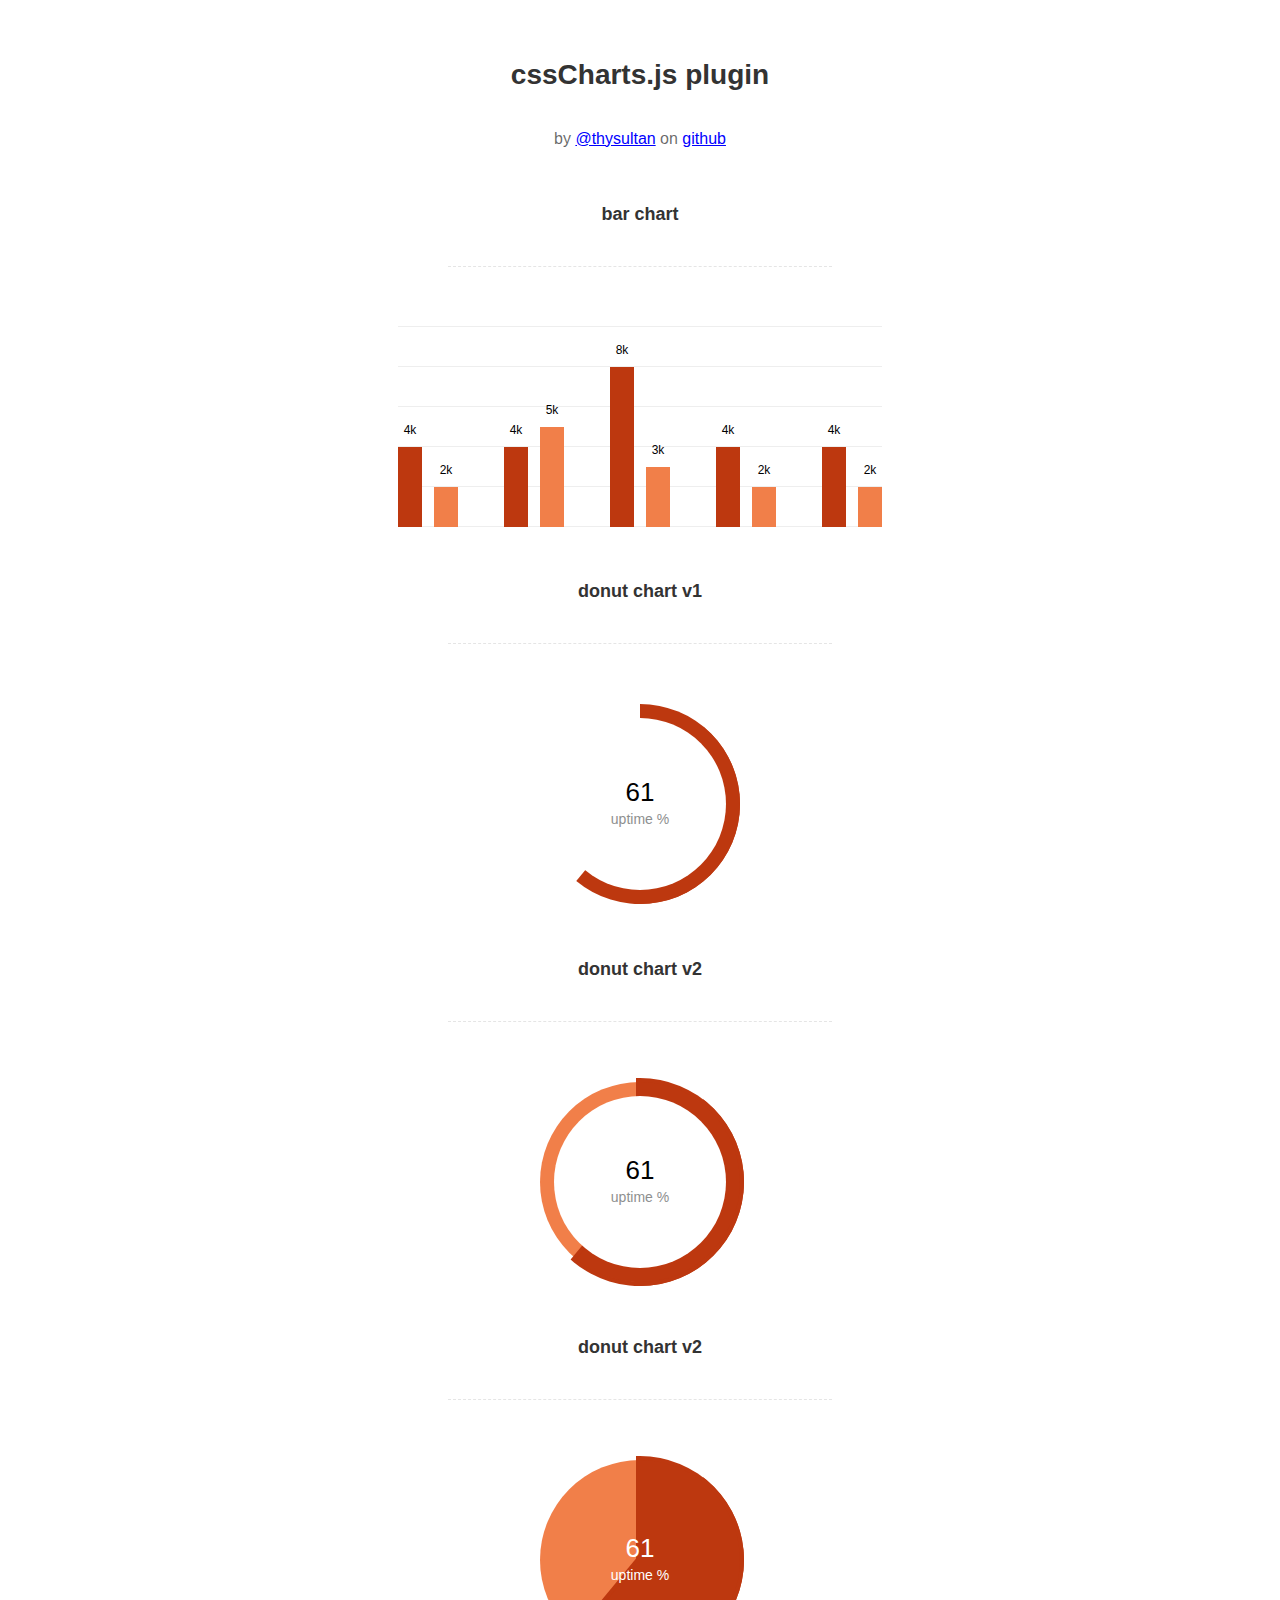
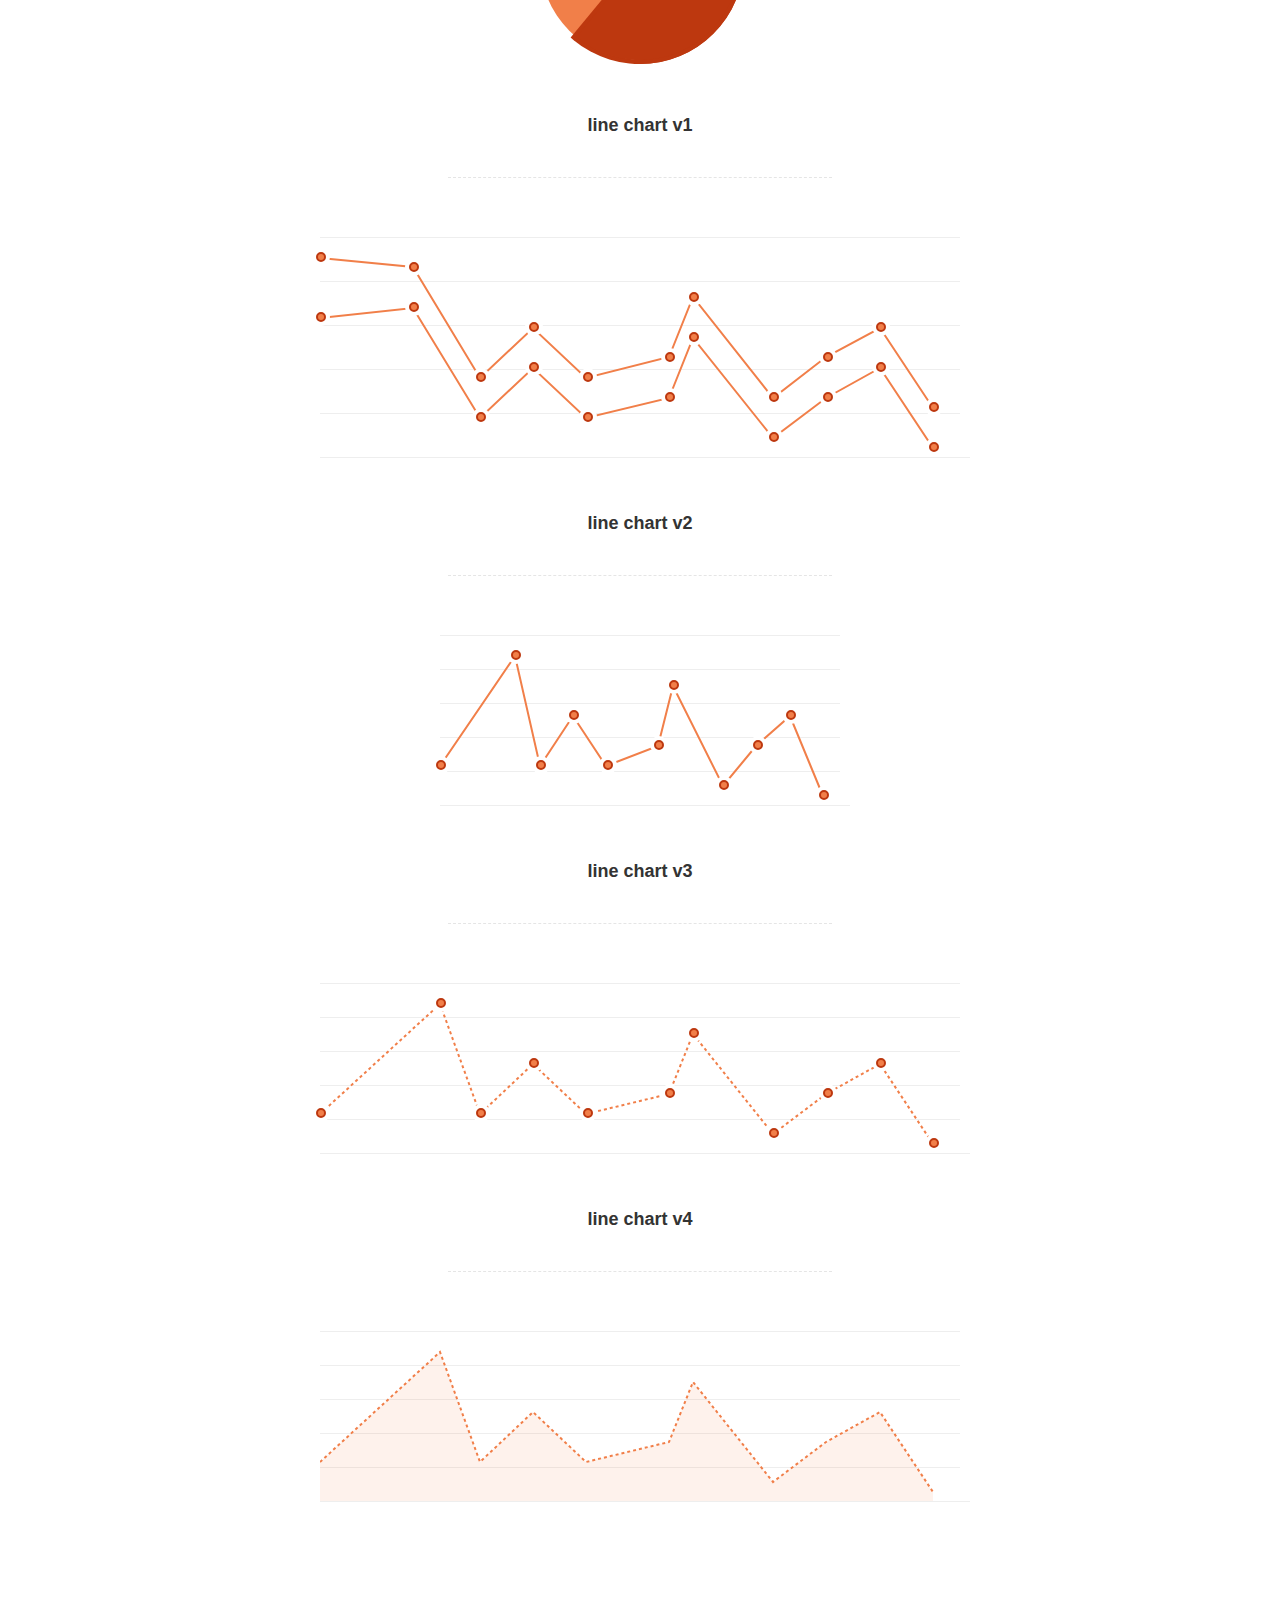
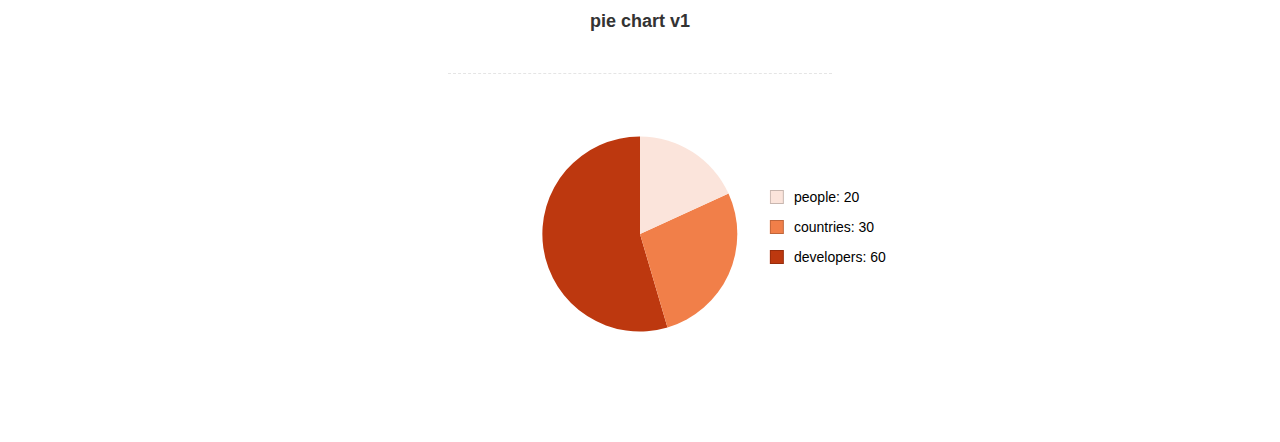
<file: bluebox-admin-free-web-template/assets/js/Lightweight-Chart/index.html>
<!doctype html>
<html>
    <head>
        <meta charset="utf-8">
        <meta name="description" content="A jquery plugin to create simple donut, bar or line charts with dom nodes, style with css.">
        <meta name="viewport" content="width=device-width, initial-scale=1">
        <title>cssCharts.js - jquery css charts</title>
        <script src="https://ajax.googleapis.com/ajax/libs/jquery/2.1.3/jquery.min.js"></script>

        <link rel="stylesheet" href="cssCharts.css">
        <script src="jquery.chart.js"></script>

        <style>
          /* page specific styles*/
          h1{text-align:center;font-family:sans-serif;font-size:28px;color:#333;padding:40px 0 0 0;}
          h2{text-align:center;font-family:sans-serif;font-size:18px;color:#333;padding:40px 0 0 0;}
          hr{width:60%;height:1px;background:none;border:none;border-bottom:1px dashed rgba(0,0,0,0.1);outline:none;margin:40px auto 60px auto;}

          .desc p{text-align:center;font-size:16px;color:rgba(0,0,0,0.6);padding:20px 0 0 0;font-family:sans-serif;}
          .desc a{color:blue;}
          .wrap{margin:0 auto;width:640px;padding-bottom:100px;}
          #line{width:400px;}
          /* page specific styles*/
        </style>
    </head>
    <body>
      <div class="wrap">

        <div class="desc">
          <h1>cssCharts.js plugin</h1><p>by
          <a href="http://twitter.com/thysultan">@thysultan</a> on
          <a href="https://github.com/sultantarimo/cssCharts.js">github</a>
        </p>
        </div>

        <h2>bar chart</h2>
        <hr>

        <div class="chart">
            <ul class="bar-chart" data-bars="[4,2],[4,5],[8,3],[4,2],[4,2]" data-max="10" data-unit="k" data-width="24"></ul>
        </div>
        <!-- data max is the 100% point of the graph -->
        <!-- set data-grid to 0 for no grid -->
        <!-- data-width is the individual bars width -->

        <h2>donut chart v1</h2>
        <hr>

        <div class="chart">
          <div class="donut-chart" data-percent="0.61" data-title="uptime %"></div>
        </div>

        <h2>donut chart v2</h2>
        <hr>

        <div class="chart">
          <div class="donut-chart fill" data-percent="0.61" data-title="uptime %"></div>
        </div>

        <h2>donut chart v2</h2>
        <hr>

        <div class="chart">
          <div class="donut-chart pie-chart fill" data-percent="0.61" data-title="uptime %"></div>
        </div>
        <!-- pie-chart class for pie chart -->
        <!-- fill class for default donut fill enabled-->

        <h2>line chart v1</h2>
        <hr>

        <div class="chart">
          <ul data-cord="[[0,70,120,160,200,262,280,340,380,420,460],[140,150,40,90,40,60,120,20,60,90,10]],[[0,70,120,160,200,262,280,340,380,420,460],[200,190,80,130,80,100,160,60,100,130,50]]"  class="line-chart"></ul>
        </div>
        <!-- multiple graphs [[x cords],[y cords]] [[x cords],[y cords]] -->

        <h2>line chart v2</h2>
        <hr>

        <div class="chart" id="line">
          <ul data-cord="[0,90,120,160,200,262,280,340,380,420,460],[40,150,40,90,40,60,120,20,60,90,10]" class="line-chart"></ul>
        </div>

        <h2>line chart v3</h2>
        <hr>

        <div class="chart dotted">
          <ul data-cord="[0,90,120,160,200,262,280,340,380,420,460],[40,150,40,90,40,60,120,20,60,90,10]" class="line-chart"></ul>
        </div>

        <h2>line chart v4</h2>
        <hr>

        <div class="chart dotted">
          <ul data-cord="[0,90,120,160,200,262,280,340,380,420,460],[40,150,40,90,40,60,120,20,60,90,10]" data-fill="1" class="line-chart no-points"></ul>
        </div>
        <!-- single graph [x cords],[y cords] -->


        <br><br><br>
        <h2>pie chart v1</h2>
        <hr>

        <div class="chart">
          <div class="pie-thychart" data-set='[["people", 20], ["countries",30], ["developers",60]]' data-colors="#FBE4DB,#F17F49,#BD380F"></div>
        </div>

      </div>

      <script>
        $(function() {
            $('.bar-chart').cssCharts({type:"bar"});
            $('.donut-chart').cssCharts({type:"donut"}).trigger('show-donut-chart');
            $('.line-chart').cssCharts({type:"line"});

            $('.pie-thychart').cssCharts({type:"pie"});
        });
      </script>
    </body>
</html>
</file>
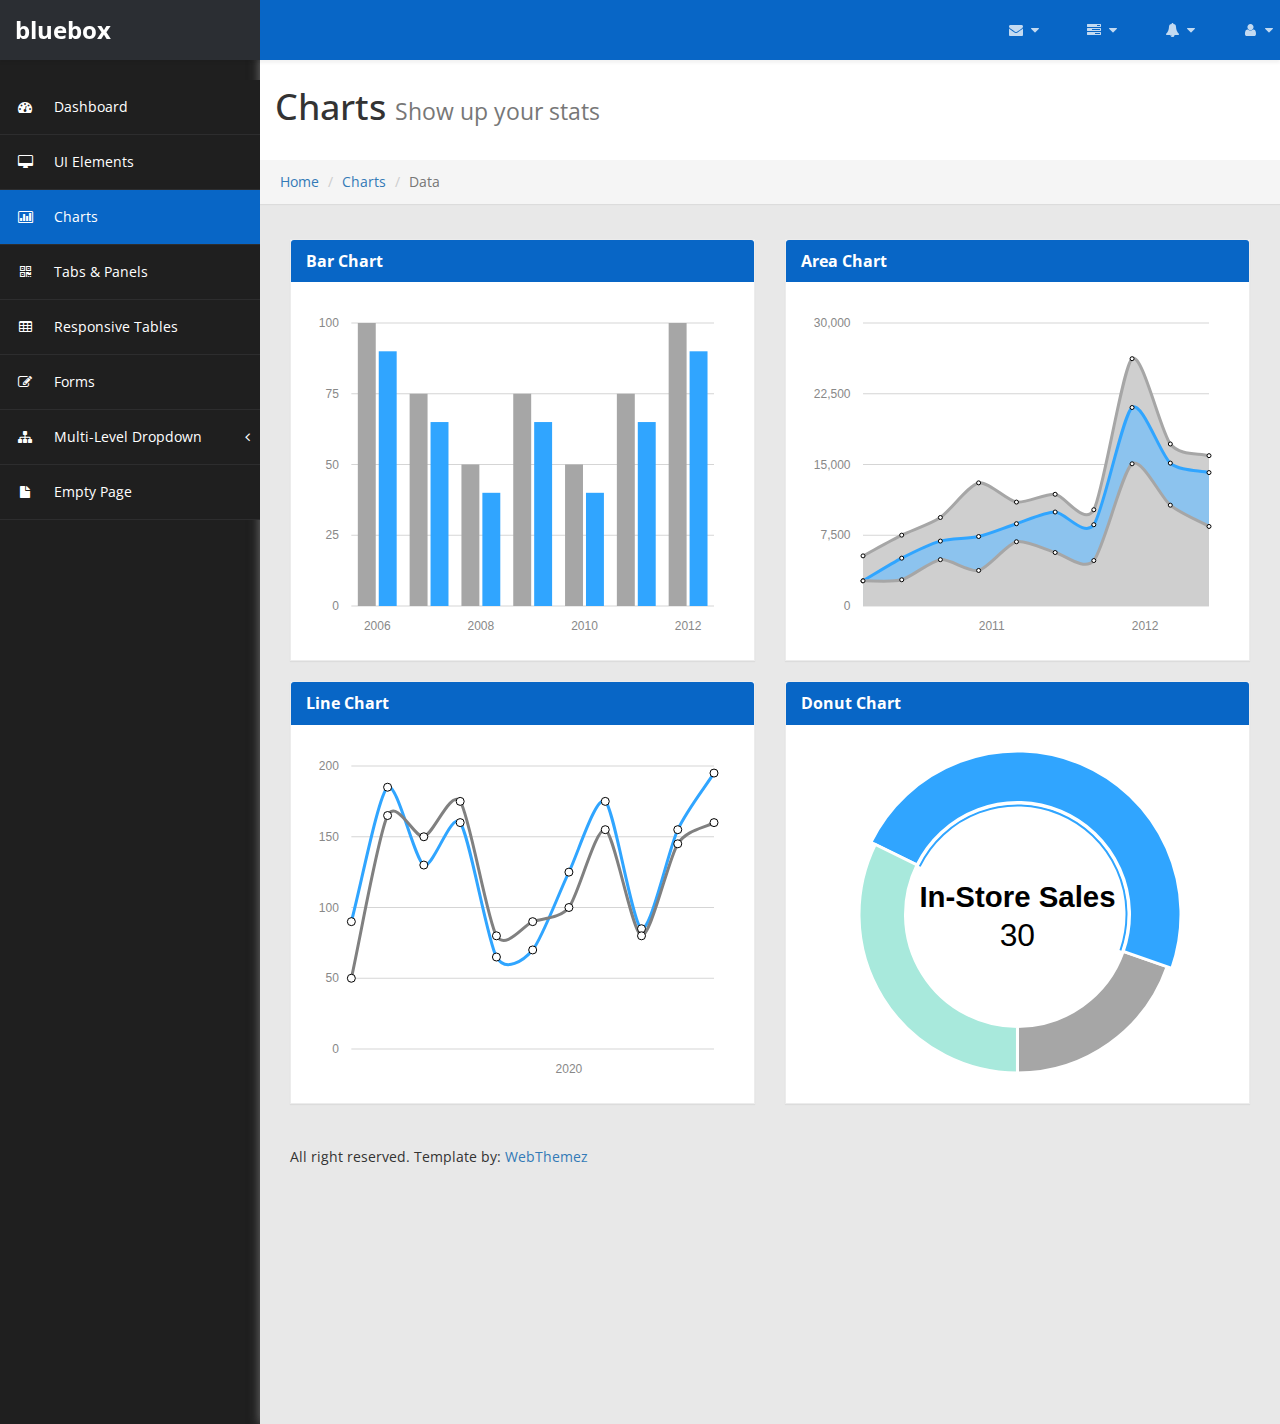
<file: bluebox-admin-free-web-template/chart.html>
﻿<!DOCTYPE html>
<html xmlns="http://www.w3.org/1999/xhtml">
<head>
      <meta charset="utf-8" />
    <meta name="viewport" content="width=device-width, initial-scale=1.0" />
    <title>Bootstrap Admin Template : Bluebox</title>
	<!-- Bootstrap Styles-->
    <link href="assets/css/bootstrap.css" rel="stylesheet" />
     <!-- FontAwesome Styles-->
    <link href="assets/css/font-awesome.css" rel="stylesheet" />
     <!-- Morris Chart Styles-->
    <link href="assets/js/morris/morris-0.4.3.min.css" rel="stylesheet" />
        <!-- Custom Styles-->
    <link href="assets/css/custom-styles.css" rel="stylesheet" />
     <!-- Google Fonts-->
   <link href='http://fonts.googleapis.com/css?family=Open+Sans' rel='stylesheet' type='text/css' />
</head>
<body>
    <div id="wrapper">
        <nav class="navbar navbar-default top-navbar" role="navigation">
            <div class="navbar-header">
                <button type="button" class="navbar-toggle" data-toggle="collapse" data-target=".sidebar-collapse">
                    <span class="sr-only">Toggle navigation</span>
                    <span class="icon-bar"></span>
                    <span class="icon-bar"></span>
                    <span class="icon-bar"></span>
                </button>
                <a class="navbar-brand" href="index.html"><strong>bluebox</strong></a>
            </div>

            <ul class="nav navbar-top-links navbar-right">
                <li class="dropdown">
                    <a class="dropdown-toggle" data-toggle="dropdown" href="#" aria-expanded="false">
                        <i class="fa fa-envelope fa-fw"></i> <i class="fa fa-caret-down"></i>
                    </a>
                    <ul class="dropdown-menu dropdown-messages">
                        <li>
                            <a href="#">
                                <div>
                                    <strong>John Doe</strong>
                                    <span class="pull-right text-muted">
                                        <em>Today</em>
                                    </span>
                                </div>
                                <div>Lorem Ipsum has been the industry's standard dummy text ever since the 1500s...</div>
                            </a>
                        </li>
                        <li class="divider"></li>
                        <li>
                            <a href="#">
                                <div>
                                    <strong>John Smith</strong>
                                    <span class="pull-right text-muted">
                                        <em>Yesterday</em>
                                    </span>
                                </div>
                                <div>Lorem Ipsum has been the industry's standard dummy text ever since an kwilnw...</div>
                            </a>
                        </li>
                        <li class="divider"></li>
                        <li>
                            <a href="#">
                                <div>
                                    <strong>John Smith</strong>
                                    <span class="pull-right text-muted">
                                        <em>Yesterday</em>
                                    </span>
                                </div>
                                <div>Lorem Ipsum has been the industry's standard dummy text ever since the...</div>
                            </a>
                        </li>
                        <li class="divider"></li>
                        <li>
                            <a class="text-center" href="#">
                                <strong>Read All Messages</strong>
                                <i class="fa fa-angle-right"></i>
                            </a>
                        </li>
                    </ul>
                    <!-- /.dropdown-messages -->
                </li>
                <!-- /.dropdown -->
                <li class="dropdown">
                    <a class="dropdown-toggle" data-toggle="dropdown" href="#" aria-expanded="false">
                        <i class="fa fa-tasks fa-fw"></i> <i class="fa fa-caret-down"></i>
                    </a>
                    <ul class="dropdown-menu dropdown-tasks">
                        <li>
                            <a href="#">
                                <div>
                                    <p>
                                        <strong>Task 1</strong>
                                        <span class="pull-right text-muted">60% Complete</span>
                                    </p>
                                    <div class="progress progress-striped active">
                                        <div class="progress-bar progress-bar-success" role="progressbar" aria-valuenow="60" aria-valuemin="0" aria-valuemax="100" style="width: 60%">
                                            <span class="sr-only">60% Complete (success)</span>
                                        </div>
                                    </div>
                                </div>
                            </a>
                        </li>
                        <li class="divider"></li>
                        <li>
                            <a href="#">
                                <div>
                                    <p>
                                        <strong>Task 2</strong>
                                        <span class="pull-right text-muted">28% Complete</span>
                                    </p>
                                    <div class="progress progress-striped active">
                                        <div class="progress-bar progress-bar-info" role="progressbar" aria-valuenow="28" aria-valuemin="0" aria-valuemax="100" style="width: 28%">
                                            <span class="sr-only">28% Complete</span>
                                        </div>
                                    </div>
                                </div>
                            </a>
                        </li>
                        <li class="divider"></li>
                        <li>
                            <a href="#">
                                <div>
                                    <p>
                                        <strong>Task 3</strong>
                                        <span class="pull-right text-muted">60% Complete</span>
                                    </p>
                                    <div class="progress progress-striped active">
                                        <div class="progress-bar progress-bar-warning" role="progressbar" aria-valuenow="60" aria-valuemin="0" aria-valuemax="100" style="width: 60%">
                                            <span class="sr-only">60% Complete (warning)</span>
                                        </div>
                                    </div>
                                </div>
                            </a>
                        </li>
                        <li class="divider"></li>
                        <li>
                            <a href="#">
                                <div>
                                    <p>
                                        <strong>Task 4</strong>
                                        <span class="pull-right text-muted">85% Complete</span>
                                    </p>
                                    <div class="progress progress-striped active">
                                        <div class="progress-bar progress-bar-danger" role="progressbar" aria-valuenow="85" aria-valuemin="0" aria-valuemax="100" style="width: 85%">
                                            <span class="sr-only">85% Complete (danger)</span>
                                        </div>
                                    </div>
                                </div>
                            </a>
                        </li>
                        <li class="divider"></li>
                        <li>
                            <a class="text-center" href="#">
                                <strong>See All Tasks</strong>
                                <i class="fa fa-angle-right"></i>
                            </a>
                        </li>
                    </ul>
                    <!-- /.dropdown-tasks -->
                </li>
                <!-- /.dropdown -->
                <li class="dropdown">
                    <a class="dropdown-toggle" data-toggle="dropdown" href="#" aria-expanded="false">
                        <i class="fa fa-bell fa-fw"></i> <i class="fa fa-caret-down"></i>
                    </a>
                    <ul class="dropdown-menu dropdown-alerts">
                        <li>
                            <a href="#">
                                <div>
                                    <i class="fa fa-comment fa-fw"></i> New Comment
                                    <span class="pull-right text-muted small">4 min</span>
                                </div>
                            </a>
                        </li>
                        <li class="divider"></li>
                        <li>
                            <a href="#">
                                <div>
                                    <i class="fa fa-twitter fa-fw"></i> 3 New Followers
                                    <span class="pull-right text-muted small">12 min</span>
                                </div>
                            </a>
                        </li>
                        <li class="divider"></li>
                        <li>
                            <a href="#">
                                <div>
                                    <i class="fa fa-envelope fa-fw"></i> Message Sent
                                    <span class="pull-right text-muted small">4 min</span>
                                </div>
                            </a>
                        </li>
                        <li class="divider"></li>
                        <li>
                            <a href="#">
                                <div>
                                    <i class="fa fa-tasks fa-fw"></i> New Task
                                    <span class="pull-right text-muted small">4 min</span>
                                </div>
                            </a>
                        </li>
                        <li class="divider"></li>
                        <li>
                            <a href="#">
                                <div>
                                    <i class="fa fa-upload fa-fw"></i> Server Rebooted
                                    <span class="pull-right text-muted small">4 min</span>
                                </div>
                            </a>
                        </li>
                        <li class="divider"></li>
                        <li>
                            <a class="text-center" href="#">
                                <strong>See All Alerts</strong>
                                <i class="fa fa-angle-right"></i>
                            </a>
                        </li>
                    </ul>
                    <!-- /.dropdown-alerts -->
                </li>
                <!-- /.dropdown -->
                <li class="dropdown">
                    <a class="dropdown-toggle" data-toggle="dropdown" href="#" aria-expanded="false">
                        <i class="fa fa-user fa-fw"></i> <i class="fa fa-caret-down"></i>
                    </a>
                    <ul class="dropdown-menu dropdown-user">
                        <li><a href="#"><i class="fa fa-user fa-fw"></i> User Profile</a>
                        </li>
                        <li><a href="#"><i class="fa fa-gear fa-fw"></i> Settings</a>
                        </li>
                        <li class="divider"></li>
                        <li><a href="#"><i class="fa fa-sign-out fa-fw"></i> Logout</a>
                        </li>
                    </ul>
                    <!-- /.dropdown-user -->
                </li>
                <!-- /.dropdown -->
            </ul>
        </nav>
        <!--/. NAV TOP  -->
        <nav class="navbar-default navbar-side" role="navigation">
            <div class="sidebar-collapse">
                <ul class="nav" id="main-menu">

                    <li>
                        <a href="index.html"><i class="fa fa-dashboard"></i> Dashboard</a>
                    </li>
                    <li>
                        <a href="ui-elements.html"><i class="fa fa-desktop"></i> UI Elements</a>
                    </li>
					<li>
                        <a href="chart.html" class="active-menu"><i class="fa fa-bar-chart-o"></i> Charts</a>
                    </li>
                    <li>
                        <a href="tab-panel.html"><i class="fa fa-qrcode"></i> Tabs & Panels</a>
                    </li>
                    
                    <li>
                        <a href="table.html"><i class="fa fa-table"></i> Responsive Tables</a>
                    </li>
                    <li>
                        <a href="form.html"><i class="fa fa-edit"></i> Forms </a>
                    </li>


                    <li>
                        <a href="#"><i class="fa fa-sitemap"></i> Multi-Level Dropdown<span class="fa arrow"></span></a>
                        <ul class="nav nav-second-level">
                            <li>
                                <a href="#">Second Level Link</a>
                            </li>
                            <li>
                                <a href="#">Second Level Link</a>
                            </li>
                            <li>
                                <a href="#">Second Level Link<span class="fa arrow"></span></a>
                                <ul class="nav nav-third-level">
                                    <li>
                                        <a href="#">Third Level Link</a>
                                    </li>
                                    <li>
                                        <a href="#">Third Level Link</a>
                                    </li>
                                    <li>
                                        <a href="#">Third Level Link</a>
                                    </li>

                                </ul>

                            </li>
                        </ul>
                    </li>
                    <li>
                        <a href="empty.html"><i class="fa fa-fw fa-file"></i> Empty Page</a>
                    </li>
                </ul>

            </div>

        </nav>
        <!-- /. NAV SIDE  -->
        <div id="page-wrapper">
		  <div class="header"> 
                        <h1 class="page-header">
                             Charts <small>Show up your stats</small>
                        </h1>
						<ol class="breadcrumb">
					  <li><a href="#">Home</a></li>
					  <li><a href="#">Charts</a></li>
					  <li class="active">Data</li>
					</ol> 
									
		</div>
            <div id="page-inner"> 
             
                <div class="row"> 
                    
                      
                               <div class="col-md-6 col-sm-12 col-xs-12">                     
                    <div class="panel panel-default">
                        <div class="panel-heading">
                            Bar Chart
                        </div>
                        <div class="panel-body">
                            <div id="morris-bar-chart"></div>
                        </div>
                    </div>            
                </div>
                      <div class="col-md-6 col-sm-12 col-xs-12">                     
                    <div class="panel panel-default">
                        <div class="panel-heading">
                            Area Chart
                        </div>
                        <div class="panel-body">
                            <div id="morris-area-chart"></div>
                        </div>
                    </div>            
                </div> 
                
           </div>
                 <!-- /. ROW  -->
                <div class="row">                     
                      
                               <div class="col-md-6 col-sm-12 col-xs-12">                     
                    <div class="panel panel-default">
                        <div class="panel-heading">
                            Line Chart
                        </div>
                        <div class="panel-body">
                            <div id="morris-line-chart"></div>
                        </div>
                    </div>            
                </div>
                      <div class="col-md-6 col-sm-12 col-xs-12">                     
                    <div class="panel panel-default">
                        <div class="panel-heading">
                            Donut Chart
                        </div>
                        <div class="panel-body">                            
							<div id="morris-donut-chart"></div>
                        </div>
                    </div>            
                </div> 
                
           </div>
                 <!-- /. ROW  -->
				 <footer><p>All right reserved. Template by: <a href="http://webthemez.com">WebThemez</a></p></footer>
				</div>
             <!-- /. PAGE INNER  -->
            </div>
         <!-- /. PAGE WRAPPER  -->
        </div>
     <!-- /. WRAPPER  -->
    <!-- JS Scripts-->
    <!-- jQuery Js -->
    <script src="assets/js/jquery-1.10.2.js"></script>
      <!-- Bootstrap Js -->
    <script src="assets/js/bootstrap.min.js"></script>
    <!-- Metis Menu Js -->
    <script src="assets/js/jquery.metisMenu.js"></script>
     <!-- Morris Chart Js -->
     <script src="assets/js/morris/raphael-2.1.0.min.js"></script>
    <script src="assets/js/morris/morris.js"></script>
      <!-- Custom Js -->
    <script src="assets/js/custom-scripts.js"></script>
    
   
</body>
</html>
</file>
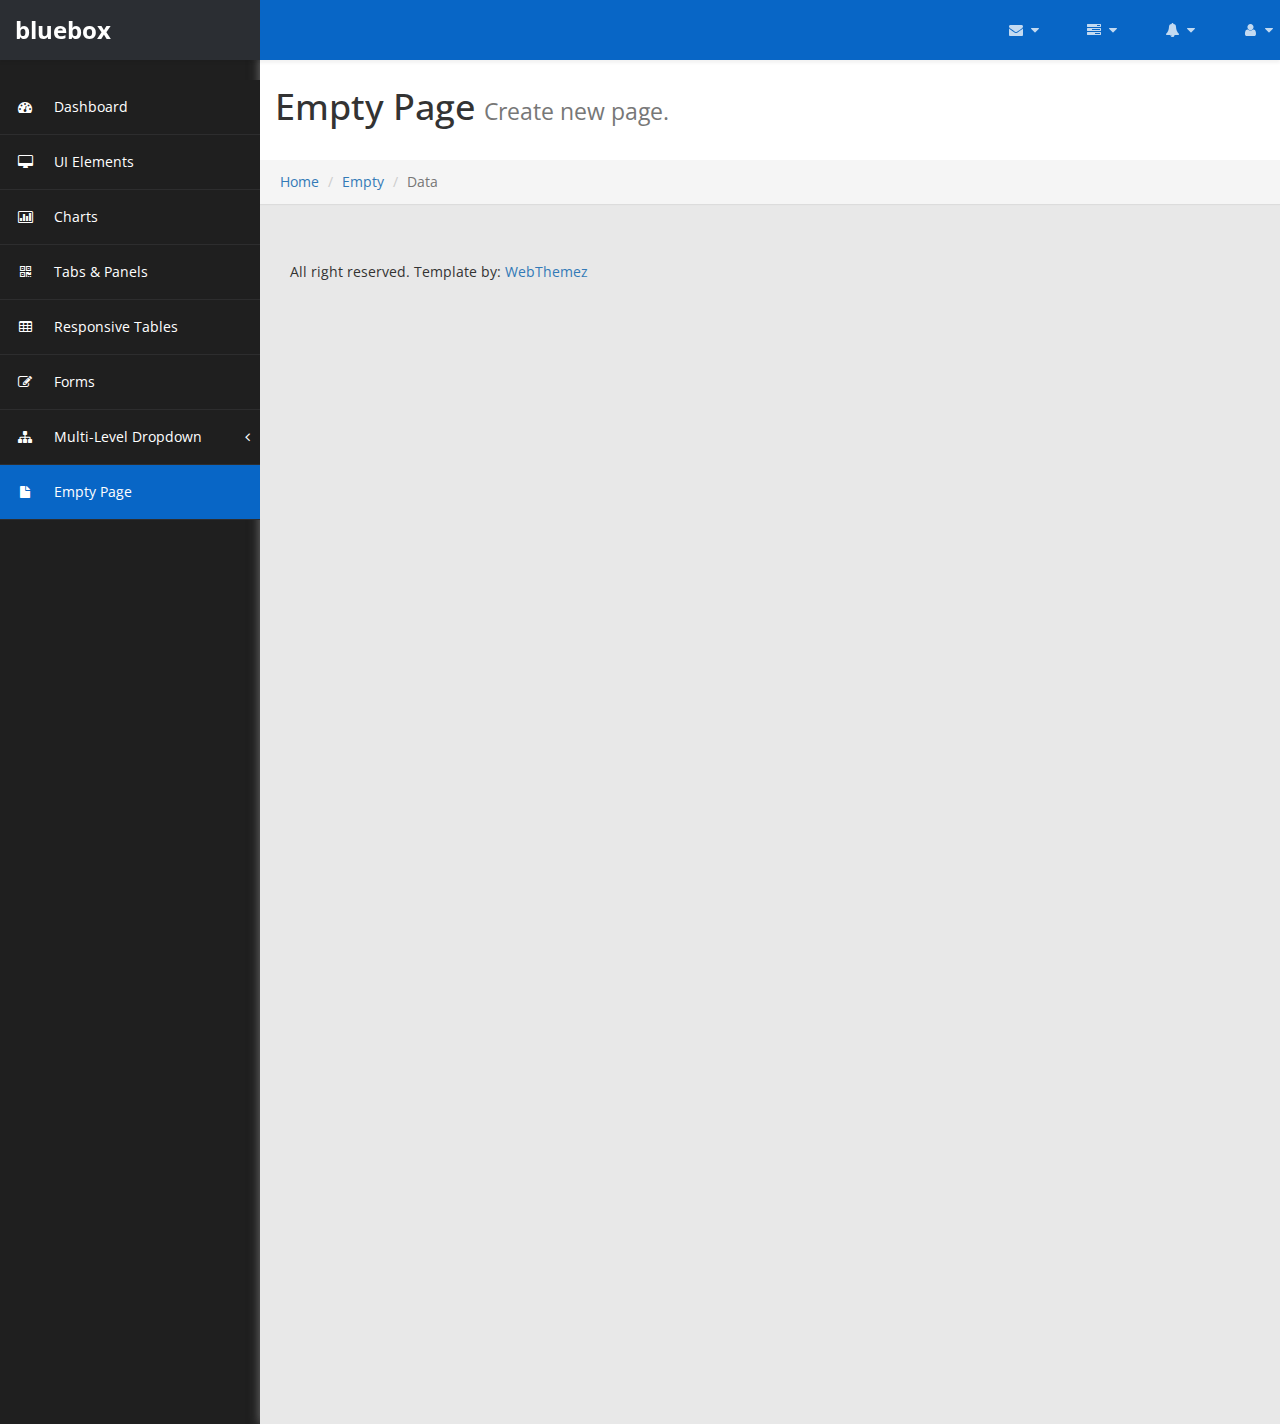
<file: bluebox-admin-free-web-template/empty.html>
﻿<!DOCTYPE html>
<html xmlns="http://www.w3.org/1999/xhtml">
<head>
    <meta charset="utf-8" />
    <meta name="viewport" content="width=device-width, initial-scale=1.0" />
    <title>Bootstrap HTML5 Admin Template : Master</title>
	<!-- Bootstrap Styles-->
    <link href="assets/css/bootstrap.css" rel="stylesheet" />
     <!-- FontAwesome Styles-->
    <link href="assets/css/font-awesome.css" rel="stylesheet" />
        <!-- Custom Styles-->
    <link href="assets/css/custom-styles.css" rel="stylesheet" />
     <!-- Google Fonts-->
   <link href='http://fonts.googleapis.com/css?family=Open+Sans' rel='stylesheet' type='text/css' />
</head>
<body>
    <div id="wrapper">
        <nav class="navbar navbar-default top-navbar" role="navigation">
            <div class="navbar-header">
                <button type="button" class="navbar-toggle" data-toggle="collapse" data-target=".sidebar-collapse">
                    <span class="sr-only">Toggle navigation</span>
                    <span class="icon-bar"></span>
                    <span class="icon-bar"></span>
                    <span class="icon-bar"></span>
                </button>
                <a class="navbar-brand" href="index.html"><strong>bluebox</strong></a>
            </div>

            <ul class="nav navbar-top-links navbar-right">
                <li class="dropdown">
                    <a class="dropdown-toggle" data-toggle="dropdown" href="#" aria-expanded="false">
                        <i class="fa fa-envelope fa-fw"></i> <i class="fa fa-caret-down"></i>
                    </a>
                    <ul class="dropdown-menu dropdown-messages">
                        <li>
                            <a href="#">
                                <div>
                                    <strong>John Doe</strong>
                                    <span class="pull-right text-muted">
                                        <em>Today</em>
                                    </span>
                                </div>
                                <div>Lorem Ipsum has been the industry's standard dummy text ever since the 1500s...</div>
                            </a>
                        </li>
                        <li class="divider"></li>
                        <li>
                            <a href="#">
                                <div>
                                    <strong>John Smith</strong>
                                    <span class="pull-right text-muted">
                                        <em>Yesterday</em>
                                    </span>
                                </div>
                                <div>Lorem Ipsum has been the industry's standard dummy text ever since an kwilnw...</div>
                            </a>
                        </li>
                        <li class="divider"></li>
                        <li>
                            <a href="#">
                                <div>
                                    <strong>John Smith</strong>
                                    <span class="pull-right text-muted">
                                        <em>Yesterday</em>
                                    </span>
                                </div>
                                <div>Lorem Ipsum has been the industry's standard dummy text ever since the...</div>
                            </a>
                        </li>
                        <li class="divider"></li>
                        <li>
                            <a class="text-center" href="#">
                                <strong>Read All Messages</strong>
                                <i class="fa fa-angle-right"></i>
                            </a>
                        </li>
                    </ul>
                    <!-- /.dropdown-messages -->
                </li>
                <!-- /.dropdown -->
                <li class="dropdown">
                    <a class="dropdown-toggle" data-toggle="dropdown" href="#" aria-expanded="false">
                        <i class="fa fa-tasks fa-fw"></i> <i class="fa fa-caret-down"></i>
                    </a>
                    <ul class="dropdown-menu dropdown-tasks">
                        <li>
                            <a href="#">
                                <div>
                                    <p>
                                        <strong>Task 1</strong>
                                        <span class="pull-right text-muted">60% Complete</span>
                                    </p>
                                    <div class="progress progress-striped active">
                                        <div class="progress-bar progress-bar-success" role="progressbar" aria-valuenow="60" aria-valuemin="0" aria-valuemax="100" style="width: 60%">
                                            <span class="sr-only">60% Complete (success)</span>
                                        </div>
                                    </div>
                                </div>
                            </a>
                        </li>
                        <li class="divider"></li>
                        <li>
                            <a href="#">
                                <div>
                                    <p>
                                        <strong>Task 2</strong>
                                        <span class="pull-right text-muted">28% Complete</span>
                                    </p>
                                    <div class="progress progress-striped active">
                                        <div class="progress-bar progress-bar-info" role="progressbar" aria-valuenow="28" aria-valuemin="0" aria-valuemax="100" style="width: 28%">
                                            <span class="sr-only">28% Complete</span>
                                        </div>
                                    </div>
                                </div>
                            </a>
                        </li>
                        <li class="divider"></li>
                        <li>
                            <a href="#">
                                <div>
                                    <p>
                                        <strong>Task 3</strong>
                                        <span class="pull-right text-muted">60% Complete</span>
                                    </p>
                                    <div class="progress progress-striped active">
                                        <div class="progress-bar progress-bar-warning" role="progressbar" aria-valuenow="60" aria-valuemin="0" aria-valuemax="100" style="width: 60%">
                                            <span class="sr-only">60% Complete (warning)</span>
                                        </div>
                                    </div>
                                </div>
                            </a>
                        </li>
                        <li class="divider"></li>
                        <li>
                            <a href="#">
                                <div>
                                    <p>
                                        <strong>Task 4</strong>
                                        <span class="pull-right text-muted">85% Complete</span>
                                    </p>
                                    <div class="progress progress-striped active">
                                        <div class="progress-bar progress-bar-danger" role="progressbar" aria-valuenow="85" aria-valuemin="0" aria-valuemax="100" style="width: 85%">
                                            <span class="sr-only">85% Complete (danger)</span>
                                        </div>
                                    </div>
                                </div>
                            </a>
                        </li>
                        <li class="divider"></li>
                        <li>
                            <a class="text-center" href="#">
                                <strong>See All Tasks</strong>
                                <i class="fa fa-angle-right"></i>
                            </a>
                        </li>
                    </ul>
                    <!-- /.dropdown-tasks -->
                </li>
                <!-- /.dropdown -->
                <li class="dropdown">
                    <a class="dropdown-toggle" data-toggle="dropdown" href="#" aria-expanded="false">
                        <i class="fa fa-bell fa-fw"></i> <i class="fa fa-caret-down"></i>
                    </a>
                    <ul class="dropdown-menu dropdown-alerts">
                        <li>
                            <a href="#">
                                <div>
                                    <i class="fa fa-comment fa-fw"></i> New Comment
                                    <span class="pull-right text-muted small">4 min</span>
                                </div>
                            </a>
                        </li>
                        <li class="divider"></li>
                        <li>
                            <a href="#">
                                <div>
                                    <i class="fa fa-twitter fa-fw"></i> 3 New Followers
                                    <span class="pull-right text-muted small">12 min</span>
                                </div>
                            </a>
                        </li>
                        <li class="divider"></li>
                        <li>
                            <a href="#">
                                <div>
                                    <i class="fa fa-envelope fa-fw"></i> Message Sent
                                    <span class="pull-right text-muted small">4 min</span>
                                </div>
                            </a>
                        </li>
                        <li class="divider"></li>
                        <li>
                            <a href="#">
                                <div>
                                    <i class="fa fa-tasks fa-fw"></i> New Task
                                    <span class="pull-right text-muted small">4 min</span>
                                </div>
                            </a>
                        </li>
                        <li class="divider"></li>
                        <li>
                            <a href="#">
                                <div>
                                    <i class="fa fa-upload fa-fw"></i> Server Rebooted
                                    <span class="pull-right text-muted small">4 min</span>
                                </div>
                            </a>
                        </li>
                        <li class="divider"></li>
                        <li>
                            <a class="text-center" href="#">
                                <strong>See All Alerts</strong>
                                <i class="fa fa-angle-right"></i>
                            </a>
                        </li>
                    </ul>
                    <!-- /.dropdown-alerts -->
                </li>
                <!-- /.dropdown -->
                <li class="dropdown">
                    <a class="dropdown-toggle" data-toggle="dropdown" href="#" aria-expanded="false">
                        <i class="fa fa-user fa-fw"></i> <i class="fa fa-caret-down"></i>
                    </a>
                    <ul class="dropdown-menu dropdown-user">
                        <li><a href="#"><i class="fa fa-user fa-fw"></i> User Profile</a>
                        </li>
                        <li><a href="#"><i class="fa fa-gear fa-fw"></i> Settings</a>
                        </li>
                        <li class="divider"></li>
                        <li><a href="#"><i class="fa fa-sign-out fa-fw"></i> Logout</a>
                        </li>
                    </ul>
                    <!-- /.dropdown-user -->
                </li>
                <!-- /.dropdown -->
            </ul>
        </nav>
        <!--/. NAV TOP  -->
        <nav class="navbar-default navbar-side" role="navigation">
            <div class="sidebar-collapse">
                <ul class="nav" id="main-menu">

                    <li>
                        <a href="index.html"><i class="fa fa-dashboard"></i> Dashboard</a>
                    </li>
                    <li>
                        <a href="ui-elements.html"><i class="fa fa-desktop"></i> UI Elements</a>
                    </li>
					<li>
                        <a href="chart.html"><i class="fa fa-bar-chart-o"></i> Charts</a>
                    </li>
                    <li>
                        <a href="tab-panel.html"><i class="fa fa-qrcode"></i> Tabs & Panels</a>
                    </li>
                    
                    <li>
                        <a href="table.html"><i class="fa fa-table"></i> Responsive Tables</a>
                    </li>
                    <li>
                        <a href="form.html"><i class="fa fa-edit"></i> Forms </a>
                    </li>


                    <li>
                        <a href="#"><i class="fa fa-sitemap"></i> Multi-Level Dropdown<span class="fa arrow"></span></a>
                        <ul class="nav nav-second-level">
                            <li>
                                <a href="#">Second Level Link</a>
                            </li>
                            <li>
                                <a href="#">Second Level Link</a>
                            </li>
                            <li>
                                <a href="#">Second Level Link<span class="fa arrow"></span></a>
                                <ul class="nav nav-third-level">
                                    <li>
                                        <a href="#">Third Level Link</a>
                                    </li>
                                    <li>
                                        <a href="#">Third Level Link</a>
                                    </li>
                                    <li>
                                        <a href="#">Third Level Link</a>
                                    </li>

                                </ul>

                            </li>
                        </ul>
                    </li>
                    <li>
                        <a class="active-menu" href="empty.html"><i class="fa fa-fw fa-file"></i> Empty Page</a>
                    </li>
                </ul>

            </div>

        </nav>
        <!-- /. NAV SIDE  -->
        <div id="page-wrapper">
		  <div class="header"> 
                        <h1 class="page-header">
                            Empty Page <small>Create new page.</small>
                        </h1>
						<ol class="breadcrumb">
					  <li><a href="#">Home</a></li>
					  <li><a href="#">Empty</a></li>
					  <li class="active">Data</li>
                    </ol> 
        </div>

            <div id="page-inner"> 
				 <footer><p>All right reserved. Template by: <a href="http://webthemez.com">WebThemez</a></p></footer>
				</div>
             <!-- /. PAGE INNER  -->
            </div>
         <!-- /. PAGE WRAPPER  -->
        </div>
     <!-- /. WRAPPER  -->

     
 <!-- jQuery Js -->
    <script src="assets/js/jquery-1.10.2.js"></script>
      <!-- Bootstrap Js -->
    <script src="assets/js/bootstrap.min.js"></script>
    <!-- Metis Menu Js -->
    <script src="assets/js/jquery.metisMenu.js"></script>
      <!-- Custom Js -->
    <script src="assets/js/custom-scripts.js"></script>
    
   
</body>
</html>
</file>
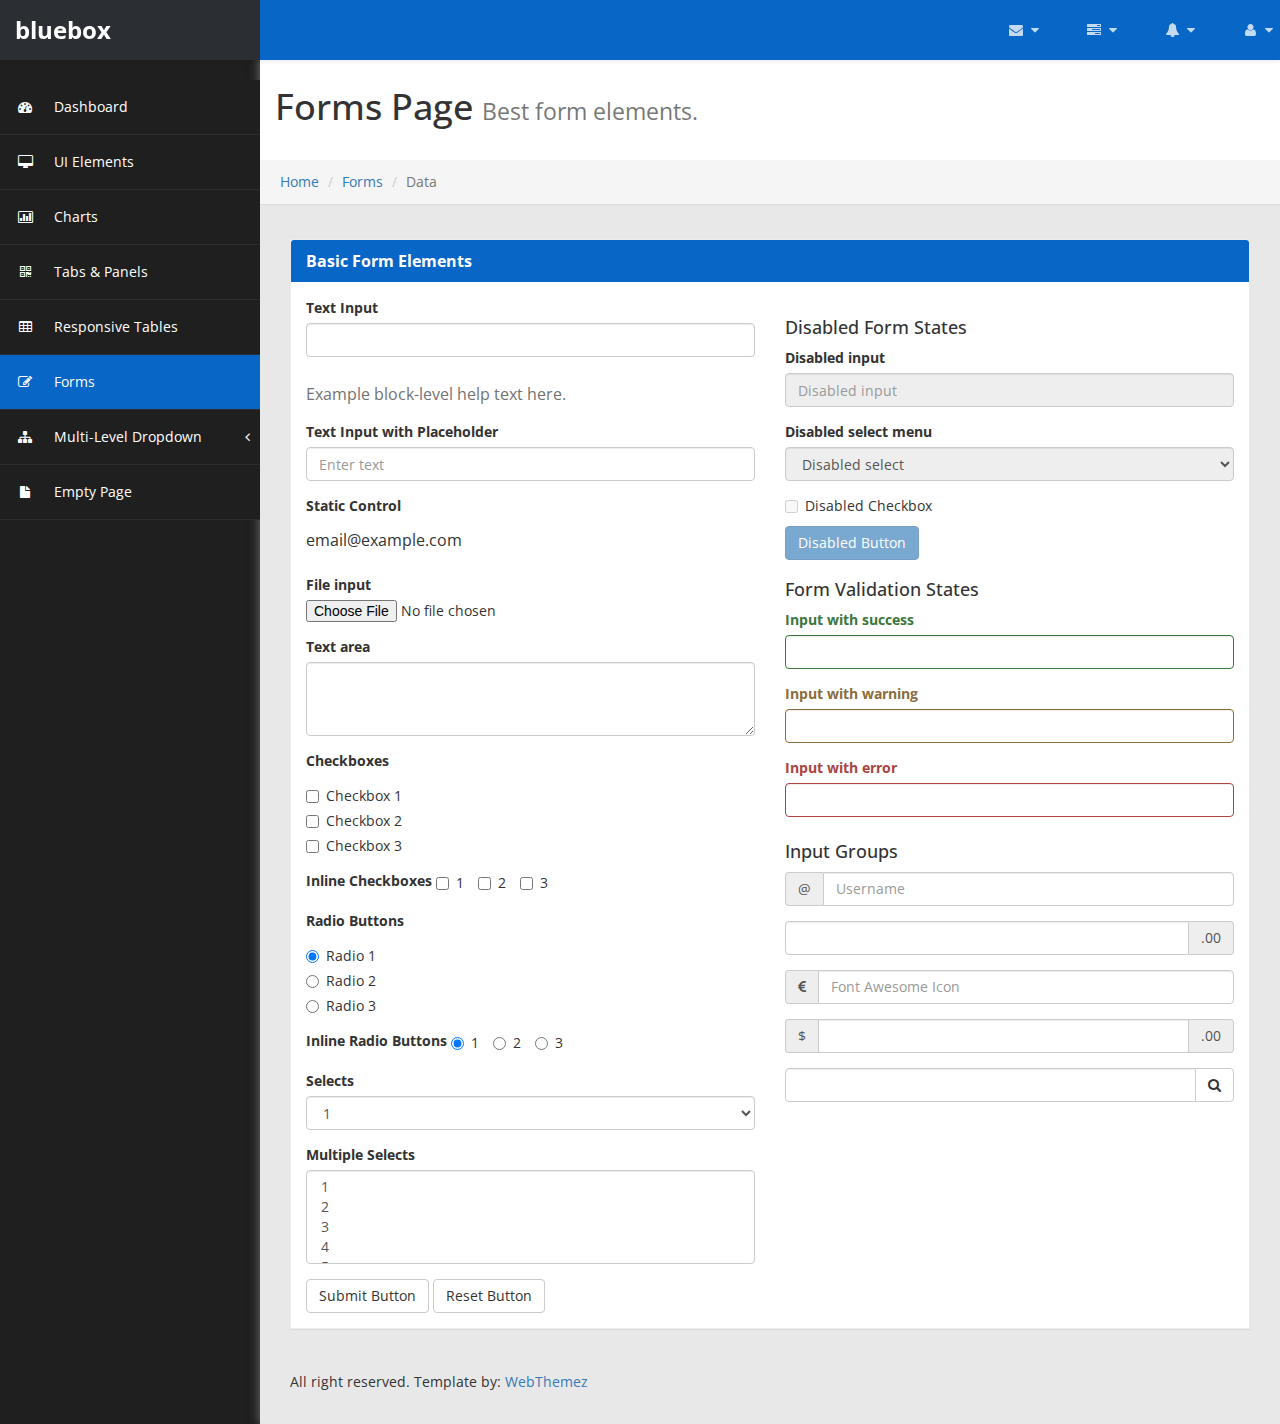
<file: bluebox-admin-free-web-template/form.html>
﻿<!DOCTYPE html>
<html xmlns="http://www.w3.org/1999/xhtml">
<head>
      <meta charset="utf-8" />
    <meta name="viewport" content="width=device-width, initial-scale=1.0" />
    <title>Bootstrap Admin Theme : Master</title>
	<!-- Bootstrap Styles-->
    <link href="assets/css/bootstrap.css" rel="stylesheet" />
     <!-- FontAwesome Styles-->
    <link href="assets/css/font-awesome.css" rel="stylesheet" />
        <!-- Custom Styles-->
    <link href="assets/css/custom-styles.css" rel="stylesheet" />
     <!-- Google Fonts-->
   <link href='http://fonts.googleapis.com/css?family=Open+Sans' rel='stylesheet' type='text/css' />
</head>
<body>
    <div id="wrapper">
        <nav class="navbar navbar-default top-navbar" role="navigation">
            <div class="navbar-header">
                <button type="button" class="navbar-toggle" data-toggle="collapse" data-target=".sidebar-collapse">
                    <span class="sr-only">Toggle navigation</span>
                    <span class="icon-bar"></span>
                    <span class="icon-bar"></span>
                    <span class="icon-bar"></span>
                </button>
                <a class="navbar-brand" href="index.html"><strong>bluebox</strong></a>
            </div>

            <ul class="nav navbar-top-links navbar-right">
                <li class="dropdown">
                    <a class="dropdown-toggle" data-toggle="dropdown" href="#" aria-expanded="false">
                        <i class="fa fa-envelope fa-fw"></i> <i class="fa fa-caret-down"></i>
                    </a>
                    <ul class="dropdown-menu dropdown-messages">
                        <li>
                            <a href="#">
                                <div>
                                    <strong>John Doe</strong>
                                    <span class="pull-right text-muted">
                                        <em>Today</em>
                                    </span>
                                </div>
                                <div>Lorem Ipsum has been the industry's standard dummy text ever since the 1500s...</div>
                            </a>
                        </li>
                        <li class="divider"></li>
                        <li>
                            <a href="#">
                                <div>
                                    <strong>John Smith</strong>
                                    <span class="pull-right text-muted">
                                        <em>Yesterday</em>
                                    </span>
                                </div>
                                <div>Lorem Ipsum has been the industry's standard dummy text ever since an kwilnw...</div>
                            </a>
                        </li>
                        <li class="divider"></li>
                        <li>
                            <a href="#">
                                <div>
                                    <strong>John Smith</strong>
                                    <span class="pull-right text-muted">
                                        <em>Yesterday</em>
                                    </span>
                                </div>
                                <div>Lorem Ipsum has been the industry's standard dummy text ever since the...</div>
                            </a>
                        </li>
                        <li class="divider"></li>
                        <li>
                            <a class="text-center" href="#">
                                <strong>Read All Messages</strong>
                                <i class="fa fa-angle-right"></i>
                            </a>
                        </li>
                    </ul>
                    <!-- /.dropdown-messages -->
                </li>
                <!-- /.dropdown -->
                <li class="dropdown">
                    <a class="dropdown-toggle" data-toggle="dropdown" href="#" aria-expanded="false">
                        <i class="fa fa-tasks fa-fw"></i> <i class="fa fa-caret-down"></i>
                    </a>
                    <ul class="dropdown-menu dropdown-tasks">
                        <li>
                            <a href="#">
                                <div>
                                    <p>
                                        <strong>Task 1</strong>
                                        <span class="pull-right text-muted">60% Complete</span>
                                    </p>
                                    <div class="progress progress-striped active">
                                        <div class="progress-bar progress-bar-success" role="progressbar" aria-valuenow="60" aria-valuemin="0" aria-valuemax="100" style="width: 60%">
                                            <span class="sr-only">60% Complete (success)</span>
                                        </div>
                                    </div>
                                </div>
                            </a>
                        </li>
                        <li class="divider"></li>
                        <li>
                            <a href="#">
                                <div>
                                    <p>
                                        <strong>Task 2</strong>
                                        <span class="pull-right text-muted">28% Complete</span>
                                    </p>
                                    <div class="progress progress-striped active">
                                        <div class="progress-bar progress-bar-info" role="progressbar" aria-valuenow="28" aria-valuemin="0" aria-valuemax="100" style="width: 28%">
                                            <span class="sr-only">28% Complete</span>
                                        </div>
                                    </div>
                                </div>
                            </a>
                        </li>
                        <li class="divider"></li>
                        <li>
                            <a href="#">
                                <div>
                                    <p>
                                        <strong>Task 3</strong>
                                        <span class="pull-right text-muted">60% Complete</span>
                                    </p>
                                    <div class="progress progress-striped active">
                                        <div class="progress-bar progress-bar-warning" role="progressbar" aria-valuenow="60" aria-valuemin="0" aria-valuemax="100" style="width: 60%">
                                            <span class="sr-only">60% Complete (warning)</span>
                                        </div>
                                    </div>
                                </div>
                            </a>
                        </li>
                        <li class="divider"></li>
                        <li>
                            <a href="#">
                                <div>
                                    <p>
                                        <strong>Task 4</strong>
                                        <span class="pull-right text-muted">85% Complete</span>
                                    </p>
                                    <div class="progress progress-striped active">
                                        <div class="progress-bar progress-bar-danger" role="progressbar" aria-valuenow="85" aria-valuemin="0" aria-valuemax="100" style="width: 85%">
                                            <span class="sr-only">85% Complete (danger)</span>
                                        </div>
                                    </div>
                                </div>
                            </a>
                        </li>
                        <li class="divider"></li>
                        <li>
                            <a class="text-center" href="#">
                                <strong>See All Tasks</strong>
                                <i class="fa fa-angle-right"></i>
                            </a>
                        </li>
                    </ul>
                    <!-- /.dropdown-tasks -->
                </li>
                <!-- /.dropdown -->
                <li class="dropdown">
                    <a class="dropdown-toggle" data-toggle="dropdown" href="#" aria-expanded="false">
                        <i class="fa fa-bell fa-fw"></i> <i class="fa fa-caret-down"></i>
                    </a>
                    <ul class="dropdown-menu dropdown-alerts">
                        <li>
                            <a href="#">
                                <div>
                                    <i class="fa fa-comment fa-fw"></i> New Comment
                                    <span class="pull-right text-muted small">4 min</span>
                                </div>
                            </a>
                        </li>
                        <li class="divider"></li>
                        <li>
                            <a href="#">
                                <div>
                                    <i class="fa fa-twitter fa-fw"></i> 3 New Followers
                                    <span class="pull-right text-muted small">12 min</span>
                                </div>
                            </a>
                        </li>
                        <li class="divider"></li>
                        <li>
                            <a href="#">
                                <div>
                                    <i class="fa fa-envelope fa-fw"></i> Message Sent
                                    <span class="pull-right text-muted small">4 min</span>
                                </div>
                            </a>
                        </li>
                        <li class="divider"></li>
                        <li>
                            <a href="#">
                                <div>
                                    <i class="fa fa-tasks fa-fw"></i> New Task
                                    <span class="pull-right text-muted small">4 min</span>
                                </div>
                            </a>
                        </li>
                        <li class="divider"></li>
                        <li>
                            <a href="#">
                                <div>
                                    <i class="fa fa-upload fa-fw"></i> Server Rebooted
                                    <span class="pull-right text-muted small">4 min</span>
                                </div>
                            </a>
                        </li>
                        <li class="divider"></li>
                        <li>
                            <a class="text-center" href="#">
                                <strong>See All Alerts</strong>
                                <i class="fa fa-angle-right"></i>
                            </a>
                        </li>
                    </ul>
                    <!-- /.dropdown-alerts -->
                </li>
                <!-- /.dropdown -->
                <li class="dropdown">
                    <a class="dropdown-toggle" data-toggle="dropdown" href="#" aria-expanded="false">
                        <i class="fa fa-user fa-fw"></i> <i class="fa fa-caret-down"></i>
                    </a>
                    <ul class="dropdown-menu dropdown-user">
                        <li><a href="#"><i class="fa fa-user fa-fw"></i> User Profile</a>
                        </li>
                        <li><a href="#"><i class="fa fa-gear fa-fw"></i> Settings</a>
                        </li>
                        <li class="divider"></li>
                        <li><a href="#"><i class="fa fa-sign-out fa-fw"></i> Logout</a>
                        </li>
                    </ul>
                    <!-- /.dropdown-user -->
                </li>
                <!-- /.dropdown -->
            </ul>
        </nav>
        <!--/. NAV TOP  -->
        <nav class="navbar-default navbar-side" role="navigation">
            <div class="sidebar-collapse">
                <ul class="nav" id="main-menu">

                    <li>
                        <a href="index.html"><i class="fa fa-dashboard"></i> Dashboard</a>
                    </li>
                    <li>
                        <a href="ui-elements.html"><i class="fa fa-desktop"></i> UI Elements</a>
                    </li>
					<li>
                        <a href="chart.html"><i class="fa fa-bar-chart-o"></i> Charts</a>
                    </li>
                    <li>
                        <a href="tab-panel.html"><i class="fa fa-qrcode"></i> Tabs & Panels</a>
                    </li>
                    
                    <li>
                        <a href="table.html"><i class="fa fa-table"></i> Responsive Tables</a>
                    </li>
                    <li>
                        <a href="form.html" class="active-menu"><i class="fa fa-edit"></i> Forms </a>
                    </li>


                    <li>
                        <a href="#"><i class="fa fa-sitemap"></i> Multi-Level Dropdown<span class="fa arrow"></span></a>
                        <ul class="nav nav-second-level">
                            <li>
                                <a href="#">Second Level Link</a>
                            </li>
                            <li>
                                <a href="#">Second Level Link</a>
                            </li>
                            <li>
                                <a href="#">Second Level Link<span class="fa arrow"></span></a>
                                <ul class="nav nav-third-level">
                                    <li>
                                        <a href="#">Third Level Link</a>
                                    </li>
                                    <li>
                                        <a href="#">Third Level Link</a>
                                    </li>
                                    <li>
                                        <a href="#">Third Level Link</a>
                                    </li>

                                </ul>

                            </li>
                        </ul>
                    </li>
                    <li>
                        <a href="empty.html"><i class="fa fa-fw fa-file"></i> Empty Page</a>
                    </li>
                </ul>

            </div>

        </nav>
        <!-- /. NAV SIDE  -->
        <div id="page-wrapper" >
		  <div class="header"> 
                        <h1 class="page-header">
                             Forms Page <small>Best form elements.</small>
                        </h1>
						<ol class="breadcrumb">
					  <li><a href="#">Home</a></li>
					  <li><a href="#">Forms</a></li>
					  <li class="active">Data</li>
					</ol> 
									
		</div>
		
            <div id="page-inner"> 
              <div class="row">
                <div class="col-lg-12">
                    <div class="panel panel-default">
                        <div class="panel-heading">
                            Basic Form Elements
                        </div>
                        <div class="panel-body">
                            <div class="row">
                                <div class="col-lg-6">
                                    <form role="form">
                                        <div class="form-group">
                                            <label>Text Input</label>
                                            <input class="form-control">
                                            <p class="help-block">Example block-level help text here.</p>
                                        </div>
                                        <div class="form-group">
                                            <label>Text Input with Placeholder</label>
                                            <input class="form-control" placeholder="Enter text">
                                        </div>
                                        <div class="form-group">
                                            <label>Static Control</label>
                                            <p class="form-control-static">email@example.com</p>
                                        </div>
                                        <div class="form-group">
                                            <label>File input</label>
                                            <input type="file">
                                        </div>
                                        <div class="form-group">
                                            <label>Text area</label>
                                            <textarea class="form-control" rows="3"></textarea>
                                        </div>
                                        <div class="form-group">
                                            <label>Checkboxes</label>
                                            <div class="checkbox">
                                                <label>
                                                    <input type="checkbox" value="">Checkbox 1
                                                </label>
                                            </div>
                                            <div class="checkbox">
                                                <label>
                                                    <input type="checkbox" value="">Checkbox 2
                                                </label>
                                            </div>
                                            <div class="checkbox">
                                                <label>
                                                    <input type="checkbox" value="">Checkbox 3
                                                </label>
                                            </div>
                                        </div>
                                        <div class="form-group">
                                            <label>Inline Checkboxes</label>
                                            <label class="checkbox-inline">
                                                <input type="checkbox">1
                                            </label>
                                            <label class="checkbox-inline">
                                                <input type="checkbox">2
                                            </label>
                                            <label class="checkbox-inline">
                                                <input type="checkbox">3
                                            </label>
                                        </div>
                                        <div class="form-group">
                                            <label>Radio Buttons</label>
                                            <div class="radio">
                                                <label>
                                                    <input type="radio" name="optionsRadios" id="optionsRadios1" value="option1" checked="">Radio 1
                                                </label>
                                            </div>
                                            <div class="radio">
                                                <label>
                                                    <input type="radio" name="optionsRadios" id="optionsRadios2" value="option2">Radio 2
                                                </label>
                                            </div>
                                            <div class="radio">
                                                <label>
                                                    <input type="radio" name="optionsRadios" id="optionsRadios3" value="option3">Radio 3
                                                </label>
                                            </div>
                                        </div>
                                        <div class="form-group">
                                            <label>Inline Radio Buttons</label>
                                            <label class="radio-inline">
                                                <input type="radio" name="optionsRadiosInline" id="optionsRadiosInline1" value="option1" checked="">1
                                            </label>
                                            <label class="radio-inline">
                                                <input type="radio" name="optionsRadiosInline" id="optionsRadiosInline2" value="option2">2
                                            </label>
                                            <label class="radio-inline">
                                                <input type="radio" name="optionsRadiosInline" id="optionsRadiosInline3" value="option3">3
                                            </label>
                                        </div>
                                        <div class="form-group">
                                            <label>Selects</label>
                                            <select class="form-control">
                                                <option>1</option>
                                                <option>2</option>
                                                <option>3</option>
                                                <option>4</option>
                                                <option>5</option>
                                            </select>
                                        </div>
                                        <div class="form-group">
                                            <label>Multiple Selects</label>
                                            <select multiple="" class="form-control">
                                                <option>1</option>
                                                <option>2</option>
                                                <option>3</option>
                                                <option>4</option>
                                                <option>5</option>
                                            </select>
                                        </div>
                                        <button type="submit" class="btn btn-default">Submit Button</button>
                                        <button type="reset" class="btn btn-default">Reset Button</button>
                                    </form>
                                </div>
                                <!-- /.col-lg-6 (nested) -->
                                <div class="col-lg-6">
                                    <h4>Disabled Form States</h4>
                                    <form role="form">
                                        <fieldset disabled="">
                                            <div class="form-group">
                                                <label for="disabledSelect">Disabled input</label>
                                                <input class="form-control" id="disabledInput" type="text" placeholder="Disabled input" disabled="">
                                            </div>
                                            <div class="form-group">
                                                <label for="disabledSelect">Disabled select menu</label>
                                                <select id="disabledSelect" class="form-control">
                                                    <option>Disabled select</option>
                                                </select>
                                            </div>
                                            <div class="checkbox">
                                                <label>
                                                    <input type="checkbox">Disabled Checkbox
                                                </label>
                                            </div>
                                            <button type="submit" class="btn btn-primary">Disabled Button</button>
                                        </fieldset>
                                    </form>
                                    <h4>Form Validation States</h4>
                                    <form role="form">
                                        <div class="form-group has-success">
                                            <label class="control-label" for="inputSuccess">Input with success</label>
                                            <input type="text" class="form-control" id="inputSuccess">
                                        </div>
                                        <div class="form-group has-warning">
                                            <label class="control-label" for="inputWarning">Input with warning</label>
                                            <input type="text" class="form-control" id="inputWarning">
                                        </div>
                                        <div class="form-group has-error">
                                            <label class="control-label" for="inputError">Input with error</label>
                                            <input type="text" class="form-control" id="inputError">
                                        </div>
                                    </form>
                                    <h4>Input Groups</h4>
                                    <form role="form">
                                        <div class="form-group input-group">
                                            <span class="input-group-addon">@</span>
                                            <input type="text" class="form-control" placeholder="Username">
                                        </div>
                                        <div class="form-group input-group">
                                            <input type="text" class="form-control">
                                            <span class="input-group-addon">.00</span>
                                        </div>
                                        <div class="form-group input-group">
                                            <span class="input-group-addon"><i class="fa fa-eur"></i>
                                            </span>
                                            <input type="text" class="form-control" placeholder="Font Awesome Icon">
                                        </div>
                                        <div class="form-group input-group">
                                            <span class="input-group-addon">$</span>
                                            <input type="text" class="form-control">
                                            <span class="input-group-addon">.00</span>
                                        </div>
                                        <div class="form-group input-group">
                                            <input type="text" class="form-control">
                                            <span class="input-group-btn">
                                                <button class="btn btn-default" type="button"><i class="fa fa-search"></i>
                                                </button>
                                            </span>
                                        </div>
                                    </form>
                                </div>
                                <!-- /.col-lg-6 (nested) -->
                            </div>
                            <!-- /.row (nested) -->
                        </div>
                        <!-- /.panel-body -->
                    </div>
                    <!-- /.panel -->
                </div>
                <!-- /.col-lg-12 -->
            </div>
			<footer><p>All right reserved. Template by: <a href="http://webthemez.com">WebThemez</a></p></footer>
			</div>
             <!-- /. PAGE INNER  -->
            </div>
         <!-- /. PAGE WRAPPER  -->
        </div>
     <!-- /. WRAPPER  -->
    <!-- JS Scripts-->
    <!-- jQuery Js -->
    <script src="assets/js/jquery-1.10.2.js"></script>
      <!-- Bootstrap Js -->
    <script src="assets/js/bootstrap.min.js"></script>
    <!-- Metis Menu Js -->
    <script src="assets/js/jquery.metisMenu.js"></script>
      <!-- Custom Js -->
    <script src="assets/js/custom-scripts.js"></script>
    
   
</body>
</html>
</file>
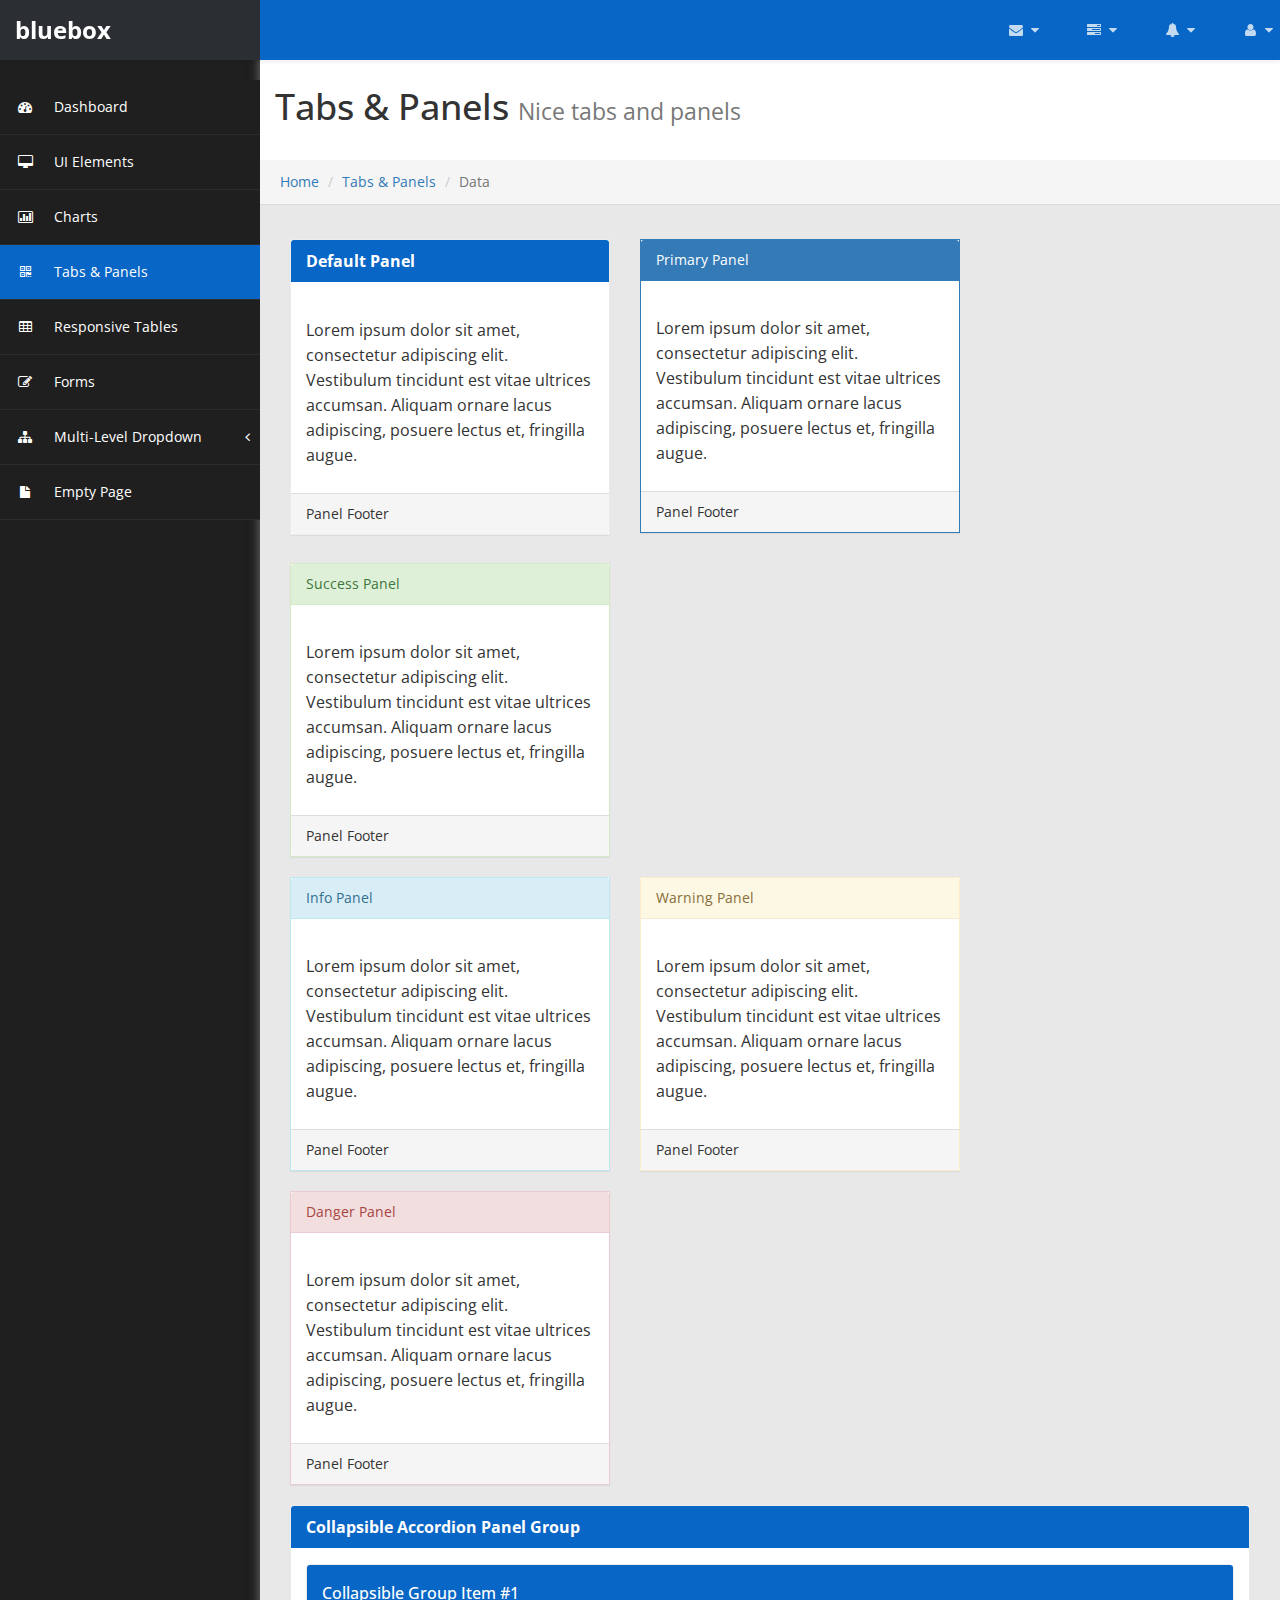
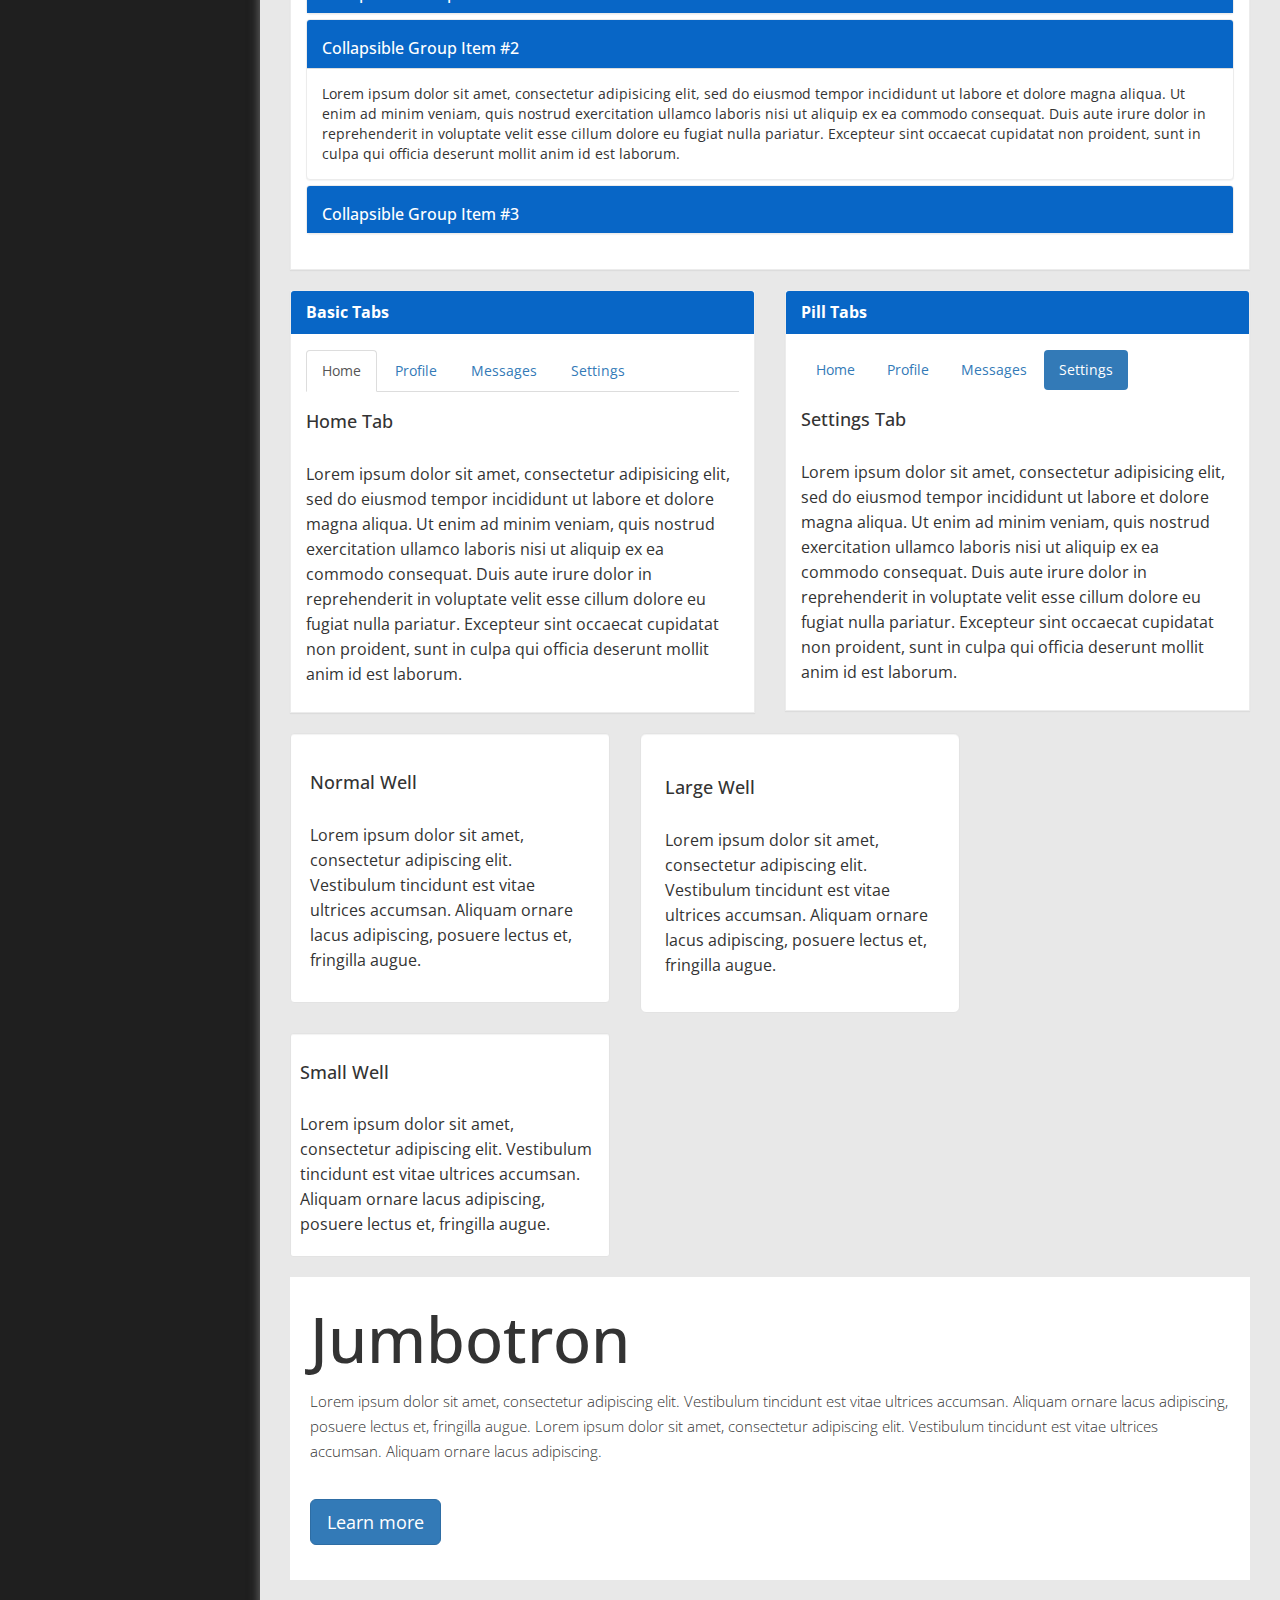
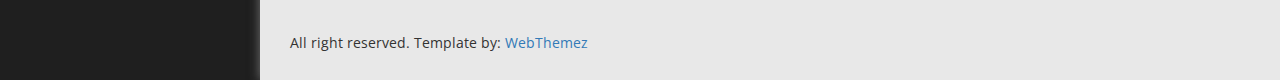
<file: bluebox-admin-free-web-template/tab-panel.html>
﻿<!DOCTYPE html>
<html xmlns="http://www.w3.org/1999/xhtml">
<head>
      <meta charset="utf-8" />
    <meta name="viewport" content="width=device-width, initial-scale=1.0" />
    <title>Bootstrap html5 Admin Template : Master</title>
	<!-- Bootstrap Styles-->
    <link href="assets/css/bootstrap.css" rel="stylesheet" />
     <!-- FontAwesome Styles-->
    <link href="assets/css/font-awesome.css" rel="stylesheet" />
        <!-- Custom Styles-->
    <link href="assets/css/custom-styles.css" rel="stylesheet" />
     <!-- Google Fonts-->
   <link href='http://fonts.googleapis.com/css?family=Open+Sans' rel='stylesheet' type='text/css' />
</head>
<body>
    <div id="wrapper">
        <nav class="navbar navbar-default top-navbar" role="navigation">
            <div class="navbar-header">
                <button type="button" class="navbar-toggle" data-toggle="collapse" data-target=".sidebar-collapse">
                    <span class="sr-only">Toggle navigation</span>
                    <span class="icon-bar"></span>
                    <span class="icon-bar"></span>
                    <span class="icon-bar"></span>
                </button>
                <a class="navbar-brand" href="index.html"><strong>bluebox</strong></a>
            </div>

            <ul class="nav navbar-top-links navbar-right">
                <li class="dropdown">
                    <a class="dropdown-toggle" data-toggle="dropdown" href="#" aria-expanded="false">
                        <i class="fa fa-envelope fa-fw"></i> <i class="fa fa-caret-down"></i>
                    </a>
                    <ul class="dropdown-menu dropdown-messages">
                        <li>
                            <a href="#">
                                <div>
                                    <strong>John Doe</strong>
                                    <span class="pull-right text-muted">
                                        <em>Today</em>
                                    </span>
                                </div>
                                <div>Lorem Ipsum has been the industry's standard dummy text ever since the 1500s...</div>
                            </a>
                        </li>
                        <li class="divider"></li>
                        <li>
                            <a href="#">
                                <div>
                                    <strong>John Smith</strong>
                                    <span class="pull-right text-muted">
                                        <em>Yesterday</em>
                                    </span>
                                </div>
                                <div>Lorem Ipsum has been the industry's standard dummy text ever since an kwilnw...</div>
                            </a>
                        </li>
                        <li class="divider"></li>
                        <li>
                            <a href="#">
                                <div>
                                    <strong>John Smith</strong>
                                    <span class="pull-right text-muted">
                                        <em>Yesterday</em>
                                    </span>
                                </div>
                                <div>Lorem Ipsum has been the industry's standard dummy text ever since the...</div>
                            </a>
                        </li>
                        <li class="divider"></li>
                        <li>
                            <a class="text-center" href="#">
                                <strong>Read All Messages</strong>
                                <i class="fa fa-angle-right"></i>
                            </a>
                        </li>
                    </ul>
                    <!-- /.dropdown-messages -->
                </li>
                <!-- /.dropdown -->
                <li class="dropdown">
                    <a class="dropdown-toggle" data-toggle="dropdown" href="#" aria-expanded="false">
                        <i class="fa fa-tasks fa-fw"></i> <i class="fa fa-caret-down"></i>
                    </a>
                    <ul class="dropdown-menu dropdown-tasks">
                        <li>
                            <a href="#">
                                <div>
                                    <p>
                                        <strong>Task 1</strong>
                                        <span class="pull-right text-muted">60% Complete</span>
                                    </p>
                                    <div class="progress progress-striped active">
                                        <div class="progress-bar progress-bar-success" role="progressbar" aria-valuenow="60" aria-valuemin="0" aria-valuemax="100" style="width: 60%">
                                            <span class="sr-only">60% Complete (success)</span>
                                        </div>
                                    </div>
                                </div>
                            </a>
                        </li>
                        <li class="divider"></li>
                        <li>
                            <a href="#">
                                <div>
                                    <p>
                                        <strong>Task 2</strong>
                                        <span class="pull-right text-muted">28% Complete</span>
                                    </p>
                                    <div class="progress progress-striped active">
                                        <div class="progress-bar progress-bar-info" role="progressbar" aria-valuenow="28" aria-valuemin="0" aria-valuemax="100" style="width: 28%">
                                            <span class="sr-only">28% Complete</span>
                                        </div>
                                    </div>
                                </div>
                            </a>
                        </li>
                        <li class="divider"></li>
                        <li>
                            <a href="#">
                                <div>
                                    <p>
                                        <strong>Task 3</strong>
                                        <span class="pull-right text-muted">60% Complete</span>
                                    </p>
                                    <div class="progress progress-striped active">
                                        <div class="progress-bar progress-bar-warning" role="progressbar" aria-valuenow="60" aria-valuemin="0" aria-valuemax="100" style="width: 60%">
                                            <span class="sr-only">60% Complete (warning)</span>
                                        </div>
                                    </div>
                                </div>
                            </a>
                        </li>
                        <li class="divider"></li>
                        <li>
                            <a href="#">
                                <div>
                                    <p>
                                        <strong>Task 4</strong>
                                        <span class="pull-right text-muted">85% Complete</span>
                                    </p>
                                    <div class="progress progress-striped active">
                                        <div class="progress-bar progress-bar-danger" role="progressbar" aria-valuenow="85" aria-valuemin="0" aria-valuemax="100" style="width: 85%">
                                            <span class="sr-only">85% Complete (danger)</span>
                                        </div>
                                    </div>
                                </div>
                            </a>
                        </li>
                        <li class="divider"></li>
                        <li>
                            <a class="text-center" href="#">
                                <strong>See All Tasks</strong>
                                <i class="fa fa-angle-right"></i>
                            </a>
                        </li>
                    </ul>
                    <!-- /.dropdown-tasks -->
                </li>
                <!-- /.dropdown -->
                <li class="dropdown">
                    <a class="dropdown-toggle" data-toggle="dropdown" href="#" aria-expanded="false">
                        <i class="fa fa-bell fa-fw"></i> <i class="fa fa-caret-down"></i>
                    </a>
                    <ul class="dropdown-menu dropdown-alerts">
                        <li>
                            <a href="#">
                                <div>
                                    <i class="fa fa-comment fa-fw"></i> New Comment
                                    <span class="pull-right text-muted small">4 min</span>
                                </div>
                            </a>
                        </li>
                        <li class="divider"></li>
                        <li>
                            <a href="#">
                                <div>
                                    <i class="fa fa-twitter fa-fw"></i> 3 New Followers
                                    <span class="pull-right text-muted small">12 min</span>
                                </div>
                            </a>
                        </li>
                        <li class="divider"></li>
                        <li>
                            <a href="#">
                                <div>
                                    <i class="fa fa-envelope fa-fw"></i> Message Sent
                                    <span class="pull-right text-muted small">4 min</span>
                                </div>
                            </a>
                        </li>
                        <li class="divider"></li>
                        <li>
                            <a href="#">
                                <div>
                                    <i class="fa fa-tasks fa-fw"></i> New Task
                                    <span class="pull-right text-muted small">4 min</span>
                                </div>
                            </a>
                        </li>
                        <li class="divider"></li>
                        <li>
                            <a href="#">
                                <div>
                                    <i class="fa fa-upload fa-fw"></i> Server Rebooted
                                    <span class="pull-right text-muted small">4 min</span>
                                </div>
                            </a>
                        </li>
                        <li class="divider"></li>
                        <li>
                            <a class="text-center" href="#">
                                <strong>See All Alerts</strong>
                                <i class="fa fa-angle-right"></i>
                            </a>
                        </li>
                    </ul>
                    <!-- /.dropdown-alerts -->
                </li>
                <!-- /.dropdown -->
                <li class="dropdown">
                    <a class="dropdown-toggle" data-toggle="dropdown" href="#" aria-expanded="false">
                        <i class="fa fa-user fa-fw"></i> <i class="fa fa-caret-down"></i>
                    </a>
                    <ul class="dropdown-menu dropdown-user">
                        <li><a href="#"><i class="fa fa-user fa-fw"></i> User Profile</a>
                        </li>
                        <li><a href="#"><i class="fa fa-gear fa-fw"></i> Settings</a>
                        </li>
                        <li class="divider"></li>
                        <li><a href="#"><i class="fa fa-sign-out fa-fw"></i> Logout</a>
                        </li>
                    </ul>
                    <!-- /.dropdown-user -->
                </li>
                <!-- /.dropdown -->
            </ul>
        </nav>
        <!--/. NAV TOP  -->
        <nav class="navbar-default navbar-side" role="navigation">
            <div class="sidebar-collapse">
                <ul class="nav" id="main-menu">

                    <li>
                        <a href="index.html"><i class="fa fa-dashboard"></i> Dashboard</a>
                    </li>
                    <li>
                        <a href="ui-elements.html"><i class="fa fa-desktop"></i> UI Elements</a>
                    </li>
					<li>
                        <a href="chart.html"><i class="fa fa-bar-chart-o"></i> Charts</a>
                    </li>
                    <li>
                        <a href="tab-panel.html" class="active-menu"><i class="fa fa-qrcode"></i> Tabs & Panels</a>
                    </li>
                    
                    <li>
                        <a href="table.html"><i class="fa fa-table"></i> Responsive Tables</a>
                    </li>
                    <li>
                        <a href="form.html"><i class="fa fa-edit"></i> Forms </a>
                    </li>


                    <li>
                        <a href="#"><i class="fa fa-sitemap"></i> Multi-Level Dropdown<span class="fa arrow"></span></a>
                        <ul class="nav nav-second-level">
                            <li>
                                <a href="#">Second Level Link</a>
                            </li>
                            <li>
                                <a href="#">Second Level Link</a>
                            </li>
                            <li>
                                <a href="#">Second Level Link<span class="fa arrow"></span></a>
                                <ul class="nav nav-third-level">
                                    <li>
                                        <a href="#">Third Level Link</a>
                                    </li>
                                    <li>
                                        <a href="#">Third Level Link</a>
                                    </li>
                                    <li>
                                        <a href="#">Third Level Link</a>
                                    </li>

                                </ul>

                            </li>
                        </ul>
                    </li>
                    <li>
                        <a href="empty.html"><i class="fa fa-fw fa-file"></i> Empty Page</a>
                    </li>
                </ul>

            </div>

        </nav>
        <!-- /. NAV SIDE  -->
        <div id="page-wrapper" >
			  <div class="header"> 
                        <h1 class="page-header">
                            Tabs & Panels <small>Nice tabs and panels</small>
                        </h1>
						<ol class="breadcrumb">
					  <li><a href="#">Home</a></li>
					  <li><a href="#">Tabs & Panels</a></li>
					  <li class="active">Data</li>
					</ol> 
									
		</div>
		
            <div id="page-inner"> 
                                 
            <div class="row">
                <div class="col-md-4 col-sm-4">
                    <div class="panel panel-default">
                        <div class="panel-heading">
                            Default Panel
                        </div>
                        <div class="panel-body">
                            <p>Lorem ipsum dolor sit amet, consectetur adipiscing elit. Vestibulum tincidunt est vitae ultrices accumsan. Aliquam ornare lacus adipiscing, posuere lectus et, fringilla augue.</p>
                        </div>
                        <div class="panel-footer">
                            Panel Footer
                        </div>
                    </div>
                </div>
                <div class="col-md-4 col-sm-4">
                    <div class="panel panel-primary">
                        <div class="panel-heading">
                            Primary Panel
                        </div>
                        <div class="panel-body">
                            <p>Lorem ipsum dolor sit amet, consectetur adipiscing elit. Vestibulum tincidunt est vitae ultrices accumsan. Aliquam ornare lacus adipiscing, posuere lectus et, fringilla augue.</p>
                        </div>
                        <div class="panel-footer">
                            Panel Footer
                        </div>
                    </div>
                </div>
                <div class="col-md-4 col-sm-4">
                    <div class="panel panel-success">
                        <div class="panel-heading">
                            Success Panel
                        </div>
                        <div class="panel-body">
                            <p>Lorem ipsum dolor sit amet, consectetur adipiscing elit. Vestibulum tincidunt est vitae ultrices accumsan. Aliquam ornare lacus adipiscing, posuere lectus et, fringilla augue.</p>
                        </div>
                        <div class="panel-footer">
                            Panel Footer
                        </div>
                    </div>
                </div>
            </div>
                   <!-- /. ROW  -->
            <div class="row">
                <div class="col-md-4 col-sm-4">
                    <div class="panel panel-info">
                        <div class="panel-heading">
                            Info Panel
                        </div>
                        <div class="panel-body" contenteditable="true">
                            <p>Lorem ipsum dolor sit amet, consectetur adipiscing elit. Vestibulum tincidunt est vitae ultrices accumsan. Aliquam ornare lacus adipiscing, posuere lectus et, fringilla augue.</p>
                        </div>
                        <div class="panel-footer">
                            Panel Footer
                        </div>
                    </div>
                </div>
                <div class="col-md-4 col-sm-4">
                    <div class="panel panel-warning">
                        <div class="panel-heading">
                            Warning Panel
                        </div>
                        <div class="panel-body">
                            <p>Lorem ipsum dolor sit amet, consectetur adipiscing elit. Vestibulum tincidunt est vitae ultrices accumsan. Aliquam ornare lacus adipiscing, posuere lectus et, fringilla augue.</p>
                        </div>
                        <div class="panel-footer">
                            Panel Footer
                        </div>
                    </div>
                </div>
                <div class="col-md-4 col-sm-4">
                    <div class="panel panel-danger">
                        <div class="panel-heading">
                            Danger Panel
                        </div>
                        <div class="panel-body">
                            <p>Lorem ipsum dolor sit amet, consectetur adipiscing elit. Vestibulum tincidunt est vitae ultrices accumsan. Aliquam ornare lacus adipiscing, posuere lectus et, fringilla augue.</p>
                        </div>
                        <div class="panel-footer">
                            Panel Footer
                        </div>
                    </div>
                </div>
            </div>
                    <!-- /. ROW  -->
            <div class="row">
                <div class="col-md-12">
                    <div class="panel panel-default">
                        <div class="panel-heading">
                            Collapsible Accordion Panel Group
                        </div>
                        <div class="panel-body">
                            <div class="panel-group" id="accordion">
                                <div class="panel panel-default">
                                    <div class="panel-heading">
                                        <h4 class="panel-title">
                                            <a data-toggle="collapse" data-parent="#accordion" href="#collapseOne" class="collapsed">Collapsible Group Item #1</a>
                                        </h4>
                                    </div>
                                    <div id="collapseOne" class="panel-collapse collapse" style="height: 0px;">
                                        <div class="panel-body">
                                            Lorem ipsum dolor sit amet, consectetur adipisicing elit, sed do eiusmod tempor incididunt ut labore et dolore magna aliqua. Ut enim ad minim veniam, quis nostrud exercitation ullamco laboris nisi ut aliquip ex ea commodo consequat. Duis aute irure dolor in reprehenderit in voluptate velit esse cillum dolore eu fugiat nulla pariatur. Excepteur sint occaecat cupidatat non proident, sunt in culpa qui officia deserunt mollit anim id est laborum.
                                        </div>
                                    </div>
                                </div>
                                <div class="panel panel-default">
                                    <div class="panel-heading">
                                        <h4 class="panel-title">
                                            <a data-toggle="collapse" data-parent="#accordion" href="#collapseTwo">Collapsible Group Item #2</a>
                                        </h4>
                                    </div>
                                    <div id="collapseTwo" class="panel-collapse in" style="height: auto;">
                                        <div class="panel-body">
                                            Lorem ipsum dolor sit amet, consectetur adipisicing elit, sed do eiusmod tempor incididunt ut labore et dolore magna aliqua. Ut enim ad minim veniam, quis nostrud exercitation ullamco laboris nisi ut aliquip ex ea commodo consequat. Duis aute irure dolor in reprehenderit in voluptate velit esse cillum dolore eu fugiat nulla pariatur. Excepteur sint occaecat cupidatat non proident, sunt in culpa qui officia deserunt mollit anim id est laborum.
                                        </div>
                                    </div>
                                </div>
                                <div class="panel panel-default">
                                    <div class="panel-heading">
                                        <h4 class="panel-title">
                                            <a data-toggle="collapse" data-parent="#accordion" href="#collapseThree" class="collapsed">Collapsible Group Item #3</a>
                                        </h4>
                                    </div>
                                    <div id="collapseThree" class="panel-collapse collapse">
                                        <div class="panel-body">
                                            Lorem ipsum dolor sit amet, consectetur adipisicing elit, sed do eiusmod tempor incididunt ut labore et dolore magna aliqua. Ut enim ad minim veniam, quis nostrud exercitation ullamco laboris nisi ut aliquip ex ea commodo consequat. Duis aute irure dolor in reprehenderit in voluptate velit esse cillum dolore eu fugiat nulla pariatur. Excepteur sint occaecat cupidatat non proident, sunt in culpa qui officia deserunt mollit anim id est laborum.
                                        </div>
                                    </div>
                                </div>
                            </div>
                        </div>
                    </div>
                </div>
            </div>
                    <!-- /. ROW  -->
            <div class="row">
                <div class="col-md-6 col-sm-6">
                    <div class="panel panel-default">
                        <div class="panel-heading">
                            Basic Tabs
                        </div>
                        <div class="panel-body">
                            <ul class="nav nav-tabs">
                                <li class="active"><a href="#home" data-toggle="tab">Home</a>
                                </li>
                                <li class=""><a href="#profile" data-toggle="tab">Profile</a>
                                </li>
                                <li class=""><a href="#messages" data-toggle="tab">Messages</a>
                                </li>
                                <li class=""><a href="#settings" data-toggle="tab">Settings</a>
                                </li>
                            </ul>

                            <div class="tab-content">
                                <div class="tab-pane fade active in" id="home">
                                    <h4>Home Tab</h4>
                                    <p>Lorem ipsum dolor sit amet, consectetur adipisicing elit, sed do eiusmod tempor incididunt ut labore et dolore magna aliqua. Ut enim ad minim veniam, quis nostrud exercitation ullamco laboris nisi ut aliquip ex ea commodo consequat. Duis aute irure dolor in reprehenderit in voluptate velit esse cillum dolore eu fugiat nulla pariatur. Excepteur sint occaecat cupidatat non proident, sunt in culpa qui officia deserunt mollit anim id est laborum.</p>
                                </div>
                                <div class="tab-pane fade" id="profile">
                                    <h4>Profile Tab</h4>
                                    <p>Lorem ipsum dolor sit amet, consectetur adipisicing elit, sed do eiusmod tempor incididunt ut labore et dolore magna aliqua. Ut enim ad minim veniam, quis nostrud exercitation ullamco laboris nisi ut aliquip ex ea commodo consequat. Duis aute irure dolor in reprehenderit in voluptate velit esse cillum dolore eu fugiat nulla pariatur. Excepteur sint occaecat cupidatat non proident, sunt in culpa qui officia deserunt mollit anim id est laborum.</p>
                                </div>
                                <div class="tab-pane fade" id="messages">
                                    <h4>Messages Tab</h4>
                                    <p>Lorem ipsum dolor sit amet, consectetur adipisicing elit, sed do eiusmod tempor incididunt ut labore et dolore magna aliqua. Ut enim ad minim veniam, quis nostrud exercitation ullamco laboris nisi ut aliquip ex ea commodo consequat. Duis aute irure dolor in reprehenderit in voluptate velit esse cillum dolore eu fugiat nulla pariatur. Excepteur sint occaecat cupidatat non proident, sunt in culpa qui officia deserunt mollit anim id est laborum.</p>
                                </div>
                                <div class="tab-pane fade" id="settings">
                                    <h4>Settings Tab</h4>
                                    <p>Lorem ipsum dolor sit amet, consectetur adipisicing elit, sed do eiusmod tempor incididunt ut labore et dolore magna aliqua. Ut enim ad minim veniam, quis nostrud exercitation ullamco laboris nisi ut aliquip ex ea commodo consequat. Duis aute irure dolor in reprehenderit in voluptate velit esse cillum dolore eu fugiat nulla pariatur. Excepteur sint occaecat cupidatat non proident, sunt in culpa qui officia deserunt mollit anim id est laborum.</p>
                                </div>
                            </div>
                        </div>
                    </div>
                </div>
                <div class="col-md-6 col-sm-6">
                    <div class="panel panel-default">
                        <div class="panel-heading">
                            Pill Tabs
                        </div>
                        <div class="panel-body">
                            <ul class="nav nav-pills">
                                <li class=""><a href="#home-pills" data-toggle="tab">Home</a>
                                </li>
                                <li class=""><a href="#profile-pills" data-toggle="tab">Profile</a>
                                </li>
                                <li class=""><a href="#messages-pills" data-toggle="tab">Messages</a>
                                </li>
                                <li class="active"><a href="#settings-pills" data-toggle="tab">Settings</a>
                                </li>
                            </ul>

                            <div class="tab-content">
                                <div class="tab-pane fade" id="home-pills">
                                    <h4>Home Tab</h4>
                                    <p>Lorem ipsum dolor sit amet, consectetur adipisicing elit, sed do eiusmod tempor incididunt ut labore et dolore magna aliqua. Ut enim ad minim veniam, quis nostrud exercitation ullamco laboris nisi ut aliquip ex ea commodo consequat. Duis aute irure dolor in reprehenderit in voluptate velit esse cillum dolore eu fugiat nulla pariatur. Excepteur sint occaecat cupidatat non proident, sunt in culpa qui officia deserunt mollit anim id est laborum.</p>
                                </div>
                                <div class="tab-pane fade" id="profile-pills">
                                    <h4>Profile Tab</h4>
                                    <p>Lorem ipsum dolor sit amet, consectetur adipisicing elit, sed do eiusmod tempor incididunt ut labore et dolore magna aliqua. Ut enim ad minim veniam, quis nostrud exercitation ullamco laboris nisi ut aliquip ex ea commodo consequat. Duis aute irure dolor in reprehenderit in voluptate velit esse cillum dolore eu fugiat nulla pariatur. Excepteur sint occaecat cupidatat non proident, sunt in culpa qui officia deserunt mollit anim id est laborum.</p>
                                </div>
                                <div class="tab-pane fade" id="messages-pills">
                                    <h4>Messages Tab</h4>
                                    <p>Lorem ipsum dolor sit amet, consectetur adipisicing elit, sed do eiusmod tempor incididunt ut labore et dolore magna aliqua. Ut enim ad minim veniam, quis nostrud exercitation ullamco laboris nisi ut aliquip ex ea commodo consequat. Duis aute irure dolor in reprehenderit in voluptate velit esse cillum dolore eu fugiat nulla pariatur. Excepteur sint occaecat cupidatat non proident, sunt in culpa qui officia deserunt mollit anim id est laborum.</p>
                                </div>
                                <div class="tab-pane fade active in" id="settings-pills">
                                    <h4>Settings Tab</h4>
                                    <p>Lorem ipsum dolor sit amet, consectetur adipisicing elit, sed do eiusmod tempor incididunt ut labore et dolore magna aliqua. Ut enim ad minim veniam, quis nostrud exercitation ullamco laboris nisi ut aliquip ex ea commodo consequat. Duis aute irure dolor in reprehenderit in voluptate velit esse cillum dolore eu fugiat nulla pariatur. Excepteur sint occaecat cupidatat non proident, sunt in culpa qui officia deserunt mollit anim id est laborum.</p>
                                </div>
                            </div>
                        </div>
                    </div>
                </div>
            </div>
                    <!-- /. ROW  -->
            <div class="row">
                <div class="col-md-4 col-sm-4">
                    <div class="well">
                        <h4>Normal Well</h4>
                        <p>Lorem ipsum dolor sit amet, consectetur adipiscing elit. Vestibulum tincidunt est vitae ultrices accumsan. Aliquam ornare lacus adipiscing, posuere lectus et, fringilla augue.</p>
                    </div>
                </div>
                <div class="col-md-4 col-sm-4">
                    <div class="well well-lg">
                        <h4>Large Well</h4>
                        <p>Lorem ipsum dolor sit amet, consectetur adipiscing elit. Vestibulum tincidunt est vitae ultrices accumsan. Aliquam ornare lacus adipiscing, posuere lectus et, fringilla augue.</p>
                    </div>
                </div>
                <div class="col-md-4 col-sm-4">
                    <div class="well well-sm">
                        <h4>Small Well</h4>
                        <p>Lorem ipsum dolor sit amet, consectetur adipiscing elit. Vestibulum tincidunt est vitae ultrices accumsan. Aliquam ornare lacus adipiscing, posuere lectus et, fringilla augue.</p>
                    </div>
                </div>
            </div>
                    <!-- /. ROW  -->
            <div class="row">
                <div class="col-md-12">
                    <div class="jumbotron">
                        <h1>Jumbotron</h1>
                        <p>Lorem ipsum dolor sit amet, consectetur adipiscing elit. Vestibulum tincidunt est vitae ultrices accumsan. Aliquam ornare lacus adipiscing, posuere lectus et, fringilla augue. Lorem ipsum dolor sit amet, consectetur adipiscing elit. Vestibulum tincidunt est vitae ultrices accumsan. Aliquam ornare lacus adipiscing.</p>
                        <p>
                            <a class="btn btn-primary btn-lg" role="button">Learn more</a>
                        </p>
                    </div>
                </div>
            </div>
                    <!-- /. ROW  -->
				<footer><p>All right reserved. Template by: <a href="http://webthemez.com">WebThemez</a></p></footer>
					</div>
			 <!-- /. PAGE INNER  -->
            </div>
         <!-- /. PAGE WRAPPER  -->
        </div>
     <!-- /. WRAPPER  -->
    <!-- JS Scripts-->
    <!-- jQuery Js -->
    <script src="assets/js/jquery-1.10.2.js"></script>
      <!-- Bootstrap Js -->
    <script src="assets/js/bootstrap.min.js"></script>
    <!-- Metis Menu Js -->
    <script src="assets/js/jquery.metisMenu.js"></script>
      <!-- Custom Js -->
    <script src="assets/js/custom-scripts.js"></script>
    
   
</body>
</html>
</file>
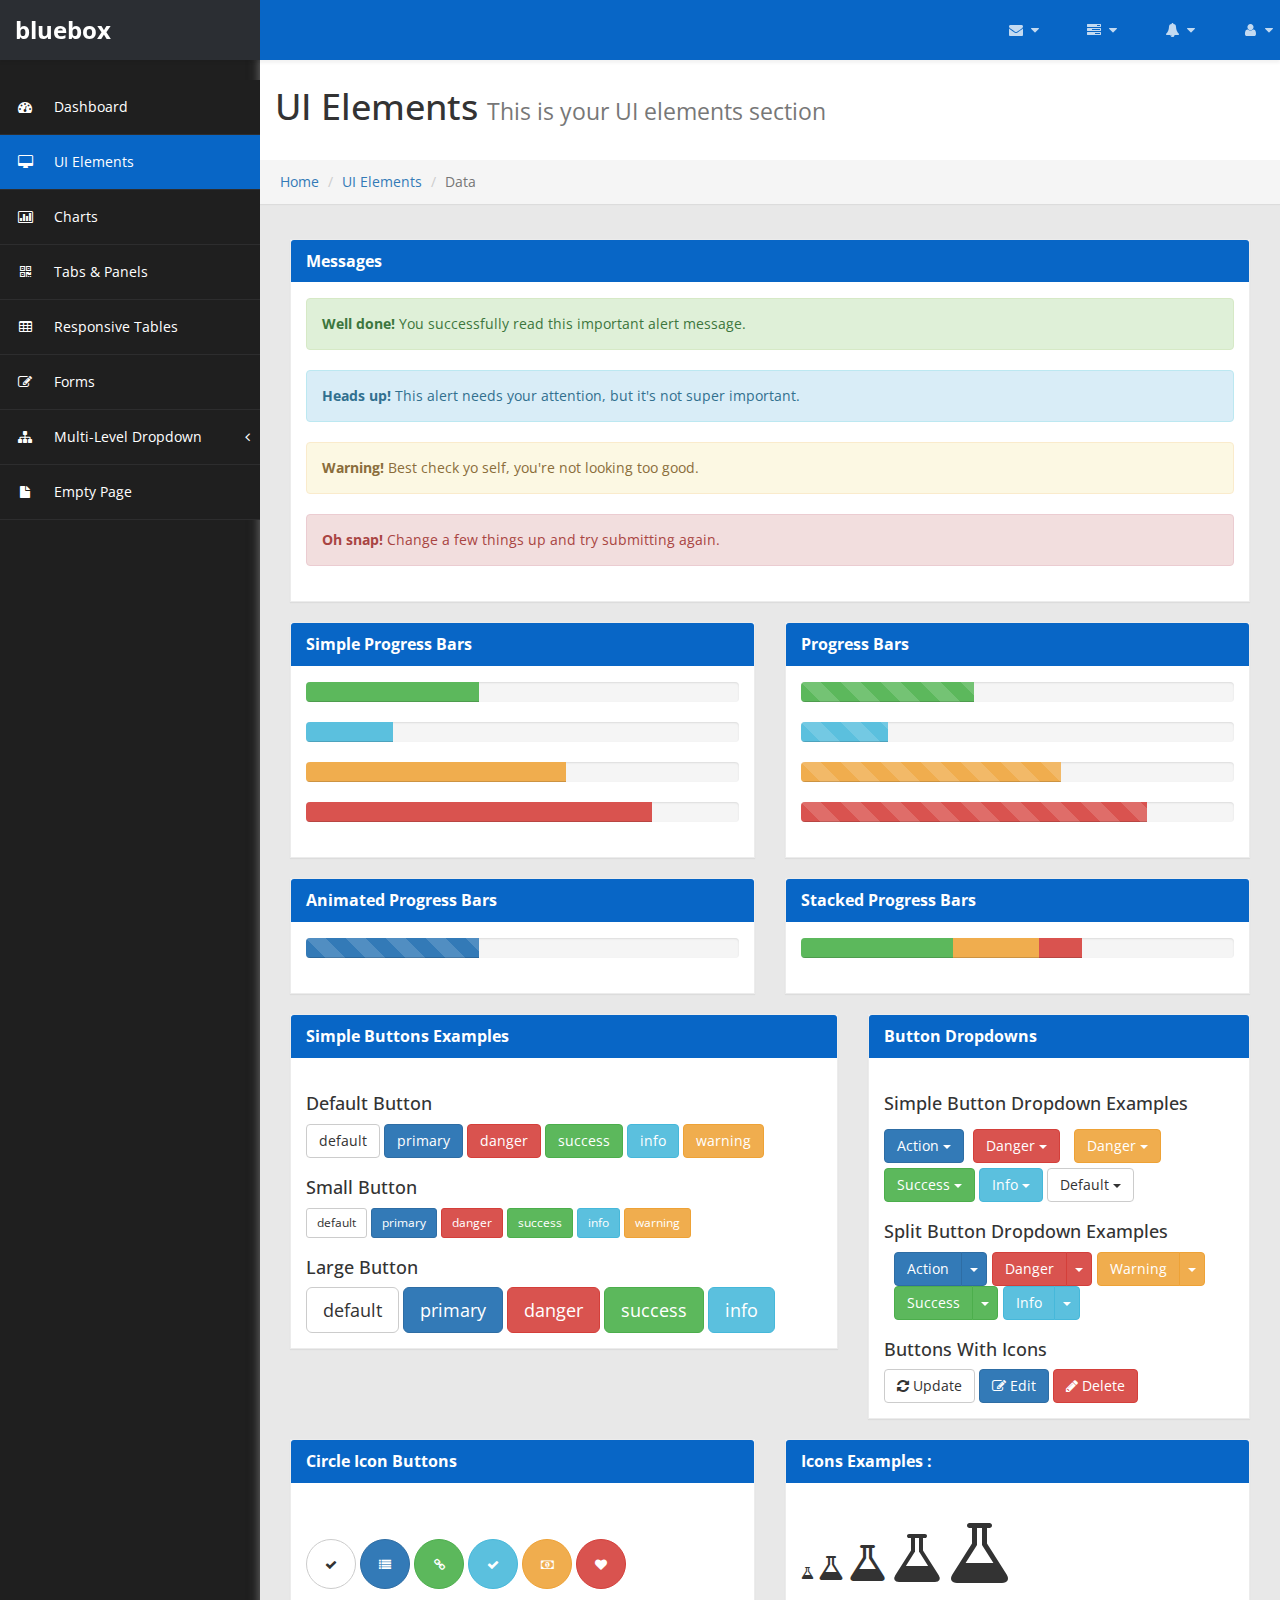
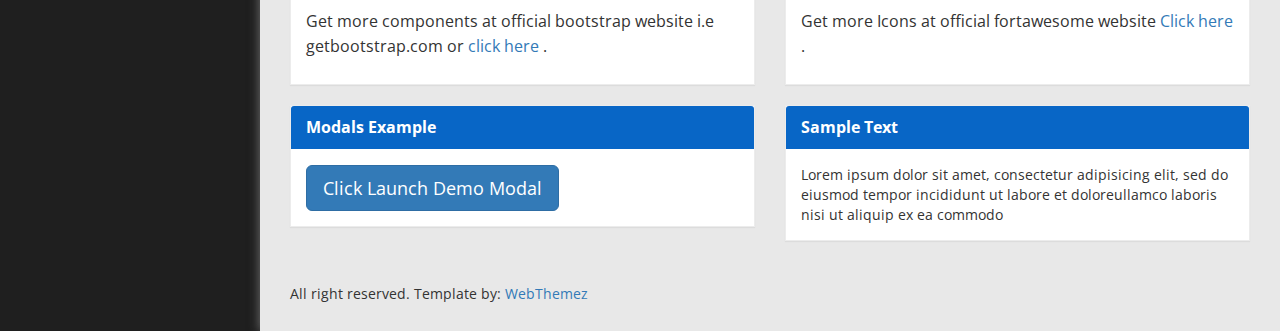
<file: bluebox-admin-free-web-template/ui-elements.html>
﻿<!DOCTYPE html>
<html xmlns="http://www.w3.org/1999/xhtml">
<head>
      <meta charset="utf-8" />
    <meta name="viewport" content="width=device-width, initial-scale=1.0" />
    <title>Bootstrap Admin Template : Insight</title>
	<!-- Bootstrap Styles-->
    <link href="assets/css/bootstrap.css" rel="stylesheet" />
     <!-- FontAwesome Styles-->
    <link href="assets/css/font-awesome.css" rel="stylesheet" />
        <!-- Custom Styles-->
    <link href="assets/css/custom-styles.css" rel="stylesheet" />
     <!-- Google Fonts-->
   <link href='http://fonts.googleapis.com/css?family=Open+Sans' rel='stylesheet' type='text/css' />
</head>
<body>
    <div id="wrapper">
        <nav class="navbar navbar-default top-navbar" role="navigation">
            <div class="navbar-header">
                <button type="button" class="navbar-toggle" data-toggle="collapse" data-target=".sidebar-collapse">
                    <span class="sr-only">Toggle navigation</span>
                    <span class="icon-bar"></span>
                    <span class="icon-bar"></span>
                    <span class="icon-bar"></span>
                </button>
                <a class="navbar-brand" href="index.html"><strong>bluebox</strong></a>
            </div>

            <ul class="nav navbar-top-links navbar-right">
                <li class="dropdown">
                    <a class="dropdown-toggle" data-toggle="dropdown" href="#" aria-expanded="false">
                        <i class="fa fa-envelope fa-fw"></i> <i class="fa fa-caret-down"></i>
                    </a>
                    <ul class="dropdown-menu dropdown-messages">
                        <li>
                            <a href="#">
                                <div>
                                    <strong>John Doe</strong>
                                    <span class="pull-right text-muted">
                                        <em>Today</em>
                                    </span>
                                </div>
                                <div>Lorem Ipsum has been the industry's standard dummy text ever since the 1500s...</div>
                            </a>
                        </li>
                        <li class="divider"></li>
                        <li>
                            <a href="#">
                                <div>
                                    <strong>John Smith</strong>
                                    <span class="pull-right text-muted">
                                        <em>Yesterday</em>
                                    </span>
                                </div>
                                <div>Lorem Ipsum has been the industry's standard dummy text ever since an kwilnw...</div>
                            </a>
                        </li>
                        <li class="divider"></li>
                        <li>
                            <a href="#">
                                <div>
                                    <strong>John Smith</strong>
                                    <span class="pull-right text-muted">
                                        <em>Yesterday</em>
                                    </span>
                                </div>
                                <div>Lorem Ipsum has been the industry's standard dummy text ever since the...</div>
                            </a>
                        </li>
                        <li class="divider"></li>
                        <li>
                            <a class="text-center" href="#">
                                <strong>Read All Messages</strong>
                                <i class="fa fa-angle-right"></i>
                            </a>
                        </li>
                    </ul>
                    <!-- /.dropdown-messages -->
                </li>
                <!-- /.dropdown -->
                <li class="dropdown">
                    <a class="dropdown-toggle" data-toggle="dropdown" href="#" aria-expanded="false">
                        <i class="fa fa-tasks fa-fw"></i> <i class="fa fa-caret-down"></i>
                    </a>
                    <ul class="dropdown-menu dropdown-tasks">
                        <li>
                            <a href="#">
                                <div>
                                    <p>
                                        <strong>Task 1</strong>
                                        <span class="pull-right text-muted">60% Complete</span>
                                    </p>
                                    <div class="progress progress-striped active">
                                        <div class="progress-bar progress-bar-success" role="progressbar" aria-valuenow="60" aria-valuemin="0" aria-valuemax="100" style="width: 60%">
                                            <span class="sr-only">60% Complete (success)</span>
                                        </div>
                                    </div>
                                </div>
                            </a>
                        </li>
                        <li class="divider"></li>
                        <li>
                            <a href="#">
                                <div>
                                    <p>
                                        <strong>Task 2</strong>
                                        <span class="pull-right text-muted">28% Complete</span>
                                    </p>
                                    <div class="progress progress-striped active">
                                        <div class="progress-bar progress-bar-info" role="progressbar" aria-valuenow="28" aria-valuemin="0" aria-valuemax="100" style="width: 28%">
                                            <span class="sr-only">28% Complete</span>
                                        </div>
                                    </div>
                                </div>
                            </a>
                        </li>
                        <li class="divider"></li>
                        <li>
                            <a href="#">
                                <div>
                                    <p>
                                        <strong>Task 3</strong>
                                        <span class="pull-right text-muted">60% Complete</span>
                                    </p>
                                    <div class="progress progress-striped active">
                                        <div class="progress-bar progress-bar-warning" role="progressbar" aria-valuenow="60" aria-valuemin="0" aria-valuemax="100" style="width: 60%">
                                            <span class="sr-only">60% Complete (warning)</span>
                                        </div>
                                    </div>
                                </div>
                            </a>
                        </li>
                        <li class="divider"></li>
                        <li>
                            <a href="#">
                                <div>
                                    <p>
                                        <strong>Task 4</strong>
                                        <span class="pull-right text-muted">85% Complete</span>
                                    </p>
                                    <div class="progress progress-striped active">
                                        <div class="progress-bar progress-bar-danger" role="progressbar" aria-valuenow="85" aria-valuemin="0" aria-valuemax="100" style="width: 85%">
                                            <span class="sr-only">85% Complete (danger)</span>
                                        </div>
                                    </div>
                                </div>
                            </a>
                        </li>
                        <li class="divider"></li>
                        <li>
                            <a class="text-center" href="#">
                                <strong>See All Tasks</strong>
                                <i class="fa fa-angle-right"></i>
                            </a>
                        </li>
                    </ul>
                    <!-- /.dropdown-tasks -->
                </li>
                <!-- /.dropdown -->
                <li class="dropdown">
                    <a class="dropdown-toggle" data-toggle="dropdown" href="#" aria-expanded="false">
                        <i class="fa fa-bell fa-fw"></i> <i class="fa fa-caret-down"></i>
                    </a>
                    <ul class="dropdown-menu dropdown-alerts">
                        <li>
                            <a href="#">
                                <div>
                                    <i class="fa fa-comment fa-fw"></i> New Comment
                                    <span class="pull-right text-muted small">4 min</span>
                                </div>
                            </a>
                        </li>
                        <li class="divider"></li>
                        <li>
                            <a href="#">
                                <div>
                                    <i class="fa fa-twitter fa-fw"></i> 3 New Followers
                                    <span class="pull-right text-muted small">12 min</span>
                                </div>
                            </a>
                        </li>
                        <li class="divider"></li>
                        <li>
                            <a href="#">
                                <div>
                                    <i class="fa fa-envelope fa-fw"></i> Message Sent
                                    <span class="pull-right text-muted small">4 min</span>
                                </div>
                            </a>
                        </li>
                        <li class="divider"></li>
                        <li>
                            <a href="#">
                                <div>
                                    <i class="fa fa-tasks fa-fw"></i> New Task
                                    <span class="pull-right text-muted small">4 min</span>
                                </div>
                            </a>
                        </li>
                        <li class="divider"></li>
                        <li>
                            <a href="#">
                                <div>
                                    <i class="fa fa-upload fa-fw"></i> Server Rebooted
                                    <span class="pull-right text-muted small">4 min</span>
                                </div>
                            </a>
                        </li>
                        <li class="divider"></li>
                        <li>
                            <a class="text-center" href="#">
                                <strong>See All Alerts</strong>
                                <i class="fa fa-angle-right"></i>
                            </a>
                        </li>
                    </ul>
                    <!-- /.dropdown-alerts -->
                </li>
                <!-- /.dropdown -->
                <li class="dropdown">
                    <a class="dropdown-toggle" data-toggle="dropdown" href="#" aria-expanded="false">
                        <i class="fa fa-user fa-fw"></i> <i class="fa fa-caret-down"></i>
                    </a>
                    <ul class="dropdown-menu dropdown-user">
                        <li><a href="#"><i class="fa fa-user fa-fw"></i> User Profile</a>
                        </li>
                        <li><a href="#"><i class="fa fa-gear fa-fw"></i> Settings</a>
                        </li>
                        <li class="divider"></li>
                        <li><a href="#"><i class="fa fa-sign-out fa-fw"></i> Logout</a>
                        </li>
                    </ul>
                    <!-- /.dropdown-user -->
                </li>
                <!-- /.dropdown -->
            </ul>
        </nav>
        <!--/. NAV TOP  -->
        <nav class="navbar-default navbar-side" role="navigation">
            <div class="sidebar-collapse">
                <ul class="nav" id="main-menu">

                    <li>
                        <a href="index.html"><i class="fa fa-dashboard"></i> Dashboard</a>
                    </li>
                    <li>
                        <a href="ui-elements.html" class="active-menu"><i class="fa fa-desktop"></i> UI Elements</a>
                    </li>
					<li>
                        <a href="chart.html"><i class="fa fa-bar-chart-o"></i> Charts</a>
                    </li>
                    <li>
                        <a href="tab-panel.html"><i class="fa fa-qrcode"></i> Tabs & Panels</a>
                    </li>
                    
                    <li>
                        <a href="table.html"><i class="fa fa-table"></i> Responsive Tables</a>
                    </li>
                    <li>
                        <a href="form.html"><i class="fa fa-edit"></i> Forms </a>
                    </li>


                    <li>
                        <a href="#"><i class="fa fa-sitemap"></i> Multi-Level Dropdown<span class="fa arrow"></span></a>
                        <ul class="nav nav-second-level">
                            <li>
                                <a href="#">Second Level Link</a>
                            </li>
                            <li>
                                <a href="#">Second Level Link</a>
                            </li>
                            <li>
                                <a href="#">Second Level Link<span class="fa arrow"></span></a>
                                <ul class="nav nav-third-level">
                                    <li>
                                        <a href="#">Third Level Link</a>
                                    </li>
                                    <li>
                                        <a href="#">Third Level Link</a>
                                    </li>
                                    <li>
                                        <a href="#">Third Level Link</a>
                                    </li>

                                </ul>

                            </li>
                        </ul>
                    </li>
                    <li>
                        <a href="empty.html"><i class="fa fa-fw fa-file"></i> Empty Page</a>
                    </li>
                </ul>

            </div>

        </nav>
        <!-- /. NAV SIDE  -->
        <div id="page-wrapper">
		  <div class="header"> 
                        <h1 class="page-header">
                           UI Elements <small>This is your UI elements section</small>
                        </h1>
						<ol class="breadcrumb">
					  <li><a href="#">Home</a></li>
					  <li><a href="#">UI Elements </a></li>
					  <li class="active">Data</li>
					</ol> 
									
		</div>
            <div id="page-inner"> 
				 
				
			<div class="row">

			  <div class="col-md-12">
			<div class="panel panel-default">
				<div class="panel-heading">
				 Messages
				</div>        
							  
							<div class="panel-body"> 
								<div class="alert alert-success">
									<strong>Well done!</strong> You successfully read this important alert message.
								</div>
								<div class="alert alert-info">
									<strong>Heads up!</strong> This alert needs your attention, but it's not super important.
								</div>
								<div class="alert alert-warning">
									<strong>Warning!</strong> Best check yo self, you're not looking too good.
								</div>
								<div class="alert alert-danger">
									<strong>Oh snap!</strong> Change a few things up and try submitting again.
								</div>
							</div>
				</div>
			</div>						
				</div>								
									
				  <div class="row">
                    <div class="col-md-6">
                        <div class="panel panel-default">
                        <div class="panel-heading">
                            Simple Progress Bars 
                        </div>
                       
                        <div class="panel-body">
                       <div class="progress">
  <div class="progress-bar progress-bar-success" role="progressbar" aria-valuenow="40" aria-valuemin="0" aria-valuemax="100" style="width: 40%">
    <span class="sr-only">40% Complete (success)</span>
  </div>
</div>
<div class="progress">
  <div class="progress-bar progress-bar-info" role="progressbar" aria-valuenow="20" aria-valuemin="0" aria-valuemax="100" style="width: 20%">
    <span class="sr-only">20% Complete</span>
  </div>
</div>
<div class="progress">
  <div class="progress-bar progress-bar-warning" role="progressbar" aria-valuenow="60" aria-valuemin="0" aria-valuemax="100" style="width: 60%">
    <span class="sr-only">60% Complete (warning)</span>
  </div>
</div>
<div class="progress">
  <div class="progress-bar progress-bar-danger" role="progressbar" aria-valuenow="80" aria-valuemin="0" aria-valuemax="100" style="width: 80%">
    <span class="sr-only">80% Complete</span>
  </div>
</div>
                            </div>
                            </div>
                    </div>
                    <div class="col-md-6">
                        <div class="panel panel-default">
                        <div class="panel-heading">
                            Progress Bars 
                        </div>
                       
                        <div class="panel-body">
                       <div class="progress progress-striped">
  <div class="progress-bar progress-bar-success" role="progressbar" aria-valuenow="40" aria-valuemin="0" aria-valuemax="100" style="width: 40%">
    <span class="sr-only">40% Complete (success)</span>
  </div>
</div>
<div class="progress progress-striped">
  <div class="progress-bar progress-bar-info" role="progressbar" aria-valuenow="20" aria-valuemin="0" aria-valuemax="100" style="width: 20%">
    <span class="sr-only">20% Complete</span>
  </div>
</div>
<div class="progress progress-striped">
  <div class="progress-bar progress-bar-warning" role="progressbar" aria-valuenow="60" aria-valuemin="0" aria-valuemax="100" style="width: 60%">
    <span class="sr-only">60% Complete (warning)</span>
  </div>
</div>
<div class="progress progress-striped">
  <div class="progress-bar progress-bar-danger" role="progressbar" aria-valuenow="80" aria-valuemin="0" aria-valuemax="100" style="width: 80%">
    <span class="sr-only">80% Complete</span>
  </div>
</div>
                            </div>
                            </div>
                    </div>
                </div>
                 <!-- /. ROW  -->
				 	<div class="row">
                    <div class="col-md-6">
                        <div class="panel panel-default">
                        <div class="panel-heading">
                            Animated Progress Bars 
                        </div>
                       
                        <div class="panel-body">
                       <div class="progress progress-striped active">
  <div class="progress-bar progress-bar-primary" role="progressbar" aria-valuenow="40" aria-valuemin="0" aria-valuemax="100" style="width: 40%">
    <span class="sr-only">40% Complete (success)</span>
  </div>
</div>
                            </div>
                            </div>
                    </div>
                      <div class="col-md-6">
                        <div class="panel panel-default">
                        <div class="panel-heading">
                            Stacked Progress Bars 
                        </div>
                       
                        <div class="panel-body">
                       <div class="progress">
  <div class="progress-bar progress-bar-success" style="width: 35%">
    <span class="sr-only">35% Complete (success)</span>
  </div>
  <div class="progress-bar progress-bar-warning" style="width: 20%">
    <span class="sr-only">20% Complete (warning)</span>
  </div>
  <div class="progress-bar progress-bar-danger" style="width: 10%">
    <span class="sr-only">10% Complete (danger)</span>
  </div>
</div>
                            </div>
                            </div>
                    </div>
                </div>				
                 <div class="row">
                    
                      <div class="col-md-7">
                    <div class="panel panel-default">
                        <div class="panel-heading">
                         Simple Buttons Examples
                        </div>        
                                      
                                    <div class="panel-body"> 

                    <h4>Default Button</h4>
                    <a href="#" class="btn btn-default">default</a>
                    <a href="#" class="btn btn-primary">primary</a>
                    <a href="#" class="btn btn-danger">danger</a>
                    <a href="#" class="btn btn-success">success</a>
                    <a href="#" class="btn btn-info">info</a>
                    <a href="#" class="btn btn-warning">warning</a>

                  
                    <h4>Small Button</h4>
                    <a href="#" class="btn btn-default btn-sm">default</a>
                    <a href="#" class="btn btn-primary btn-sm">primary</a>
                    <a href="#" class="btn btn-danger btn-sm">danger</a>
                    <a href="#" class="btn btn-success btn-sm">success</a>
                    <a href="#" class="btn btn-info btn-sm">info</a>
                    <a href="#" class="btn btn-warning btn-sm">warning</a>

                   
                    <h4>Large Button</h4>

                    <a href="#" class="btn btn-default btn-lg">default</a>
                    <a href="#" class="btn btn-primary btn-lg">primary</a>
                    <a href="#" class="btn btn-danger btn-lg">danger</a>
                    <a href="#" class="btn btn-success btn-lg">success</a>
                    <a href="#" class="btn btn-info btn-lg">info</a>

                   
                </div>
            </div>
                          </div>
                     <div class="col-md-5">
                      <div class="panel panel-default">
                        <div class="panel-heading">
                           Button Dropdowns
                        </div>        
                                      
                                    <div class="panel-body"> 
                                          <h4>Simple Button Dropdown Examples </h4>  
                                       <div style="margin-top: 10px;">
											
											<div class="btn-group">
											  <button data-toggle="dropdown" class="btn btn-primary dropdown-toggle">Action <span class="caret"></span></button>
											  <ul class="dropdown-menu">
												<li><a href="#">Action</a></li>
												<li><a href="#">Another action</a></li>
												<li><a href="#">Something else here</a></li>
												<li class="divider"></li>
												<li><a href="#">Separated link</a></li>
											  </ul>
											</div>
											<div style="margin:5px;" class="btn-group">
											  <button data-toggle="dropdown" class="btn btn-danger dropdown-toggle">Danger <span class="caret"></span></button>
											  <ul class="dropdown-menu">
												<li><a href="#">Action</a></li>
												<li><a href="#">Another action</a></li>
												<li><a href="#">Something else here</a></li>
												<li class="divider"></li>
												<li><a href="#">Separated link</a></li>
											  </ul>
											</div>
                                           <div style="margin:5px;" class="btn-group">
											  <button data-toggle="dropdown" class="btn btn-warning dropdown-toggle">Danger <span class="caret"></span></button>
											  <ul class="dropdown-menu">
												<li><a href="#">Action</a></li>
												<li><a href="#">Another action</a></li>
												<li><a href="#">Something else here</a></li>
												<li class="divider"></li>
												<li><a href="#">Separated link</a></li>
											  </ul>
											</div>
										 
                                               
                                              	<div class="btn-group">
											  <button data-toggle="dropdown" class="btn btn-success dropdown-toggle">Success <span class="caret"></span></button>
											  <ul class="dropdown-menu">
												<li><a href="#">Action</a></li>
												<li><a href="#">Another action</a></li>
												<li><a href="#">Something else here</a></li>
												<li class="divider"></li>
												<li><a href="#">Separated link</a></li>
											  </ul>
											</div>
											<div class="btn-group">
											  <button data-toggle="dropdown" class="btn btn-info dropdown-toggle">Info <span class="caret"></span></button>
											  <ul class="dropdown-menu">
												<li><a href="#">Action</a></li>
												<li><a href="#">Another action</a></li>
												<li><a href="#">Something else here</a></li>
												<li class="divider"></li>
												<li><a href="#">Separated link</a></li>
											  </ul>
											</div>
											<div class="btn-group">
											  <button data-toggle="dropdown" class="btn btn-default dropdown-toggle">Default <span class="caret"></span></button>
											  <ul class="dropdown-menu">
												<li><a href="#">Action</a></li>
												<li><a href="#">Another action</a></li>
												<li><a href="#">Something else here</a></li>
												<li class="divider"></li>
												<li><a href="#">Separated link</a></li>
											  </ul>
											</div>
										  </div>
                                       
                                       <h4>Split Button Dropdown Examples </h4>
                                      
                                       <div style="margin:5px;" class="btn-toolbar">
										
										<div class="btn-group">
										  <button class="btn btn-primary">Action</button>
										  <button data-toggle="dropdown" class="btn btn-primary dropdown-toggle"><span class="caret"></span></button>
										  <ul class="dropdown-menu">
											<li><a href="#">Action</a></li>
											<li><a href="#">Another action</a></li>
											<li><a href="#">Something else here</a></li>
											<li class="divider"></li>
											<li><a href="#">Separated link</a></li>
										  </ul>
										</div>
										<div class="btn-group">
										  <button class="btn btn-danger">Danger</button>
										  <button data-toggle="dropdown" class="btn btn-danger dropdown-toggle"><span class="caret"></span></button>
										  <ul class="dropdown-menu">
											<li><a href="#">Action</a></li>
											<li><a href="#">Another action</a></li>
											<li><a href="#">Something else here</a></li>
											<li class="divider"></li>
											<li><a href="#">Separated link</a></li>
										  </ul>
										</div>
                                           <div class="btn-group">
										  <button class="btn btn-warning">Warning</button>
										  <button data-toggle="dropdown" class="btn btn-warning dropdown-toggle"><span class="caret"></span></button>
										  <ul class="dropdown-menu">
											<li><a href="#">Action</a></li>
											<li><a href="#">Another action</a></li>
											<li><a href="#">Something else here</a></li>
											<li class="divider"></li>
											<li><a href="#">Separated link</a></li>
										  </ul>
										</div>
									 
										<div class="btn-group">
										  <button class="btn btn-success">Success</button>
										  <button data-toggle="dropdown" class="btn btn-success dropdown-toggle"><span class="caret"></span></button>
										  <ul class="dropdown-menu">
											<li><a href="#">Action</a></li>
											<li><a href="#">Another action</a></li>
											<li><a href="#">Something else here</a></li>
											<li class="divider"></li>
											<li><a href="#">Separated link</a></li>
										  </ul>
										</div>
										<div class="btn-group">
										  <button class="btn btn-info">Info</button>
										  <button data-toggle="dropdown" class="btn btn-info dropdown-toggle"><span class="caret"></span></button>
										  <ul class="dropdown-menu">
											<li><a href="#">Action</a></li>
											<li><a href="#">Another action</a></li>
											<li><a href="#">Something else here</a></li>
											<li class="divider"></li>
											<li><a href="#">Separated link</a></li>
										  </ul>
										</div>
									   
									  </div>
                                       

                                       <h4>Buttons With Icons</h4>                                       
										
											<button class="btn btn-default"><i class=" fa fa-refresh "></i> Update</button>
											<button class="btn btn-primary"><i class="fa fa-edit "></i> Edit</button>
											<button class="btn btn-danger"><i class="fa fa-pencil"></i> Delete</button>
										
															
									

                                        </div>
                                    </div>
                    </div>
                    </div>
                <!-- /. ROW  -->
                <div class="row">
                    <div class="col-md-6">
                        <div class="panel panel-default">
                        <div class="panel-heading">
                            Circle Icon Buttons 
                        </div>
                       
                        <div class="panel-body">
                             <br /> <br />
                            <button type="button" class="btn btn-default btn-circle"><i class="fa fa-check"></i>
                            </button>
                            <button type="button" class="btn btn-primary btn-circle"><i class="fa fa-list"></i>
                            </button>
                            <button type="button" class="btn btn-success btn-circle"><i class="fa fa-link"></i>
                            </button>
                            <button type="button" class="btn btn-info btn-circle"><i class="fa fa-check"></i>
                            </button>
                            <button type="button" class="btn btn-warning btn-circle"><i class="fa fa-money"></i>
                            </button>
                            <button type="button" class="btn btn-danger btn-circle"><i class="fa fa-heart"></i>
                            </button>
                           <br />
                             <p>
                        Get more components at official bootstrap website i.e getbootstrap.com or <a href="http://getbootstrap.com/components/" target="_blank">click here</a> .  
                        </p>
                        </div>
                        
                    </div>
                    </div>
                    <div class="col-md-6">
                        <div class="panel panel-default">
                        <div class="panel-heading">
                            Icons Examples : 
                        </div>
                       
                        <div class="panel-body">
                            <br />  
                            <i class="fa fa-flask "></i>
                            
                             <i class="fa fa-flask fa-2x"></i>
                              <i class="fa fa-flask fa-3x"></i>
                              <i class="fa fa-flask fa-4x"></i>
                              <i class="fa fa-flask fa-5x"></i>
                              <br />
                              <p>
                        Get more Icons at official fortawesome website   <a href="http://fortawesome.github.io/Font-Awesome/" target="_blank" >Click here</a> . 
                        </p>
                        </div>
                        
                    </div>
                    </div>
                </div>
                 <!-- /. ROW  -->
                
                <div class="row">
                    <div class="col-md-6">
                       
                     <!--  Modals-->
                    <div class="panel panel-default">
                        <div class="panel-heading">
                            Modals Example
                        </div>
                        <div class="panel-body">
                            <button class="btn btn-primary btn-lg" data-toggle="modal" data-target="#myModal">
                              Click  Launch Demo Modal
                            </button>
                            <div class="modal fade" id="myModal" tabindex="-1" role="dialog" aria-labelledby="myModalLabel" aria-hidden="true">
                                <div class="modal-dialog">
                                    <div class="modal-content">
                                        <div class="modal-header">
                                            <button type="button" class="close" data-dismiss="modal" aria-hidden="true">&times;</button>
                                            <h4 class="modal-title" id="myModalLabel">Modal title Here</h4>
                                        </div>
                                        <div class="modal-body">
                                            Lorem ipsum dolor sit amet, consectetur adipisicing elit, sed do eiusmod tempor incididunt ut labore et dolore magna aliqua. Ut enim ad minim veniam, quis nostrud exercitation ullamco laboris nisi ut aliquip ex ea commodo consequat. Duis aute irure dolor in reprehenderit in voluptate velit esse cillum dolore eu fugiat nulla pariatur. Excepteur sint occaecat cupidatat non proident, sunt in culpa qui officia deserunt mollit anim id est laborum.
                                        </div>
                                        <div class="modal-footer">
                                            <button type="button" class="btn btn-default" data-dismiss="modal">Close</button>
                                            <button type="button" class="btn btn-primary">Save changes</button>
                                        </div>
                                    </div>
                                </div>
                            </div>
                        </div>
                    </div>
                     <!-- End Modals-->
                
                    </div>
                     <div class="col-md-6">
                          <div class="panel panel-default">
                        <div class="panel-heading">
                            Sample Text
                        </div>
                        <div class="panel-body">
                          Lorem ipsum dolor sit amet, consectetur adipisicing elit, sed do eiusmod tempor incididunt ut labore et doloreullamco laboris nisi ut aliquip ex ea commodo
                           
                             </div>
                              </div>
                     </div>
                </div>
                <!-- /. ROW  -->
				<footer><p>All right reserved. Template by: <a href="http://webthemez.com">WebThemez</a></p></footer>
				</div>
             <!-- /. PAGE INNER  -->
            </div>
         <!-- /. PAGE WRAPPER  -->
        </div>
     <!-- /. WRAPPER  -->
    <!-- JS Scripts-->
    <!-- jQuery Js -->
    <script src="assets/js/jquery-1.10.2.js"></script>
      <!-- Bootstrap Js -->
    <script src="assets/js/bootstrap.min.js"></script>
    <!-- Metis Menu Js -->
    <script src="assets/js/jquery.metisMenu.js"></script>
      <!-- Custom Js -->
    <script src="assets/js/custom-scripts.js"></script>
 
</body>
</html>
</file>
<file: bluebox-admin-free-web-template/assets/css/custom-styles.css>
/*----------------------------------------------
Author : www.webthemez.com
License: Commons Attribution 3.0
http://creativecommons.org/licenses/by/3.0/
------------------------------------------------*/


/*----------------------------------------------
    COMMON  STYLES    
------------------------------------------------*/
body {
    font-family: 'Open Sans', sans-serif;
    background: #1F1F1F;
}

 #wrapper {
    width: 100%;
}

#page-wrapper {
    padding: 15px 15px;
    min-height: 600px;
    background: #E8E8E8;
}
#page-inner {
    width:100%;
    margin:10px 20px 10px 0px;
    background-color:transparent;
    padding: 15px 30px;
    min-height:1200px;
}
.header .container-fluid{
padding:0;
}
.text-center {
    text-align:center;
}
.no-boder {
    border:1px solid #f3f3f3;
}

h1, .h1, h2, .h2, h3, .h3 {
margin-top: 7px;
margin-bottom: -5px;
}
h2 {
    color: #000;
}
h4 {
    padding-top:10px;
}
.square-btn-adjust {
    border: 0px solid transparent; 
   -webkit-border-radius: 0px;
-moz-border-radius: 0px;
border-radius: 0px;

}
p {
    font-size:16px;
    line-height:25px;
    padding-top:20px;
}
.navbar-side {
    z-index: 0; 
}
.panel{
border-radius:0px;
}
.navbar-side .nav > li > a > i{
color: #FFFFFF;
padding: 8px;
width: 30px;
text-align: center;
}
.top-navbar{
position: fixed;
  width: 100%;
  z-index: 300;
    -webkit-box-shadow: 0 3px 3px rgba(0, 0, 0, 0.05);
  -moz-box-shadow: 0 3px 3px rgba(0, 0, 0, 0.05);
  box-shadow: 0 3px 3px rgba(0, 0, 0, 0.05);
}
.navbar-side {
  z-index: 1;
  position: fixed;
  width: 260px;
  top: 80px;
}
#page-wrapper {
  position: relative;
  top: 55px;
  box-shadow: 0 0 10px #757575;
  -moz-box-shadow: 0 0 10px #757575;
  -webkit-box-shadow: 0 0 10px #757575;
}
.top-navbar .nav > li > a:hover, .top-navbar .nav > li > a:focus {
text-decoration: none;
background-color: #2497BA;
color: #fff;
}
.nav .open > a, .nav .open > a:hover, .nav .open > a:focus {
background-color: #075CB3;
border-color: #075CB3;
}
.breadcrumb {
padding: 12px 10px 12px 20px;
margin-bottom: 20px;
list-style: none;

border-radius: 0;
-webkit-box-shadow: 0 1px 1px rgba(0,0,0,.05);    box-shadow: 0 1px 1px rgba(0,0,0,.05);
}
.dropdown-menu>li>a {
  display: block;
  padding: 3px 20px;
  clear: both;
  font-weight: 400;
  line-height: 1.42857143;
  color: #333;
  white-space: nowrap;
  font-size: 13px;
}
.dropdown-menu>li>a i {
  color: #1F1F1F;
}
.text-muted {
  color: #FB5651;
}
.badge {
  display: inline-block;
  min-width: 10px;
  padding: 4px 7px;
  font-size: 11px;
  font-weight: 700;
  color: #fff;
  text-align: center;
  white-space: nowrap;
  vertical-align: baseline;
  background-color: #24C2CE;
  border-radius: 10px;
}
/*----------------------------------------------
   DASHBOARD STYLES    
------------------------------------------------*/
.page-header {
padding-bottom: 9px;
margin: 0;
border-bottom: 1px solid transparent;
text-align: left;background-color: #fff;padding: 32px 22px 32px 15px;}
.panel-left{  
width: 100px;
height: 100px;
background: #0866C6;
border: 2px solid #4590DA;
/* border-radius: 100%; */
overflow: hidden;

margin: 12px;}
.panel-left .fa-5x {
font-size: 3em;
color: rgba(255, 255, 255, 0.69);
padding: 29px 0;
margin-bottom:30px;
}
.panel-right{  
height: 124px;
background: transparent;
margin-bottom: 0;
color: #FFFFFF;

float: left;text-align: left;padding-left: 20px;font-size: 16px;text-shadow: none;font-weight: 100;}
.panel-right h3{  
font-size: 40px;
padding: 18px 10px 13px 0;
color: #FFFFFF;
}
.panel-back {
    background-color:#fff;

}
.panel-default {
  border-color: #ECECEC;
}
.panel-default > .panel-heading {
color: #FFF;
border-color: #FFF;
font-weight:bold;
background: #0866C6;
font-size: 16px;
text-shadow: none;}
.panel-heading {
  /* padding: 15px 15px 0px; */
  border-bottom: 1px solid transparent;
  border-top-left-radius: 3px;
  border-top-right-radius: 3px;
}
.jumbotron{
padding:20px;
}
.jumbotron p {
    margin-bottom: 15px;
    font-size: 15px;
    font-weight: 200;
}
.jumbotron, .well{
background:#fff;
}
   .noti-box {
min-height: 100px;
padding: 20px;
}

    .noti-box .icon-box {
display: block;
float: left;
margin: 0 15px 10px 0;
width: 70px;
height: 70px;
line-height: 75px;
vertical-align: middle;
text-align: center;
font-size: 40px;
}
.text-box p{
    margin: 0 0 3px;
}
.main-text {
    font-size: 25px;
    font-weight:600;
}
.set-icon {
-webkit-border-radius: 50px;
-moz-border-radius: 50px;
border-radius: 50px;

}
.panel-primary{
display:inline-block;
margin-bottom: 30px;
width:100%;
}
.green {
/* background-color: #1CC09F; */
color: #fff;
}
 .blue {
background-color: #0866C6;
color: #fff
}
  .red {
background-color: #FB6E51;
color:#fff;
}
  .brown {
background-color: #F5B252;
color:#fff;
} 
 .back-footer-red {
background-color: #F0433D;
color:#fff;
border-top: 0px solid #fff;
}
 
 .icon-box-right {
display: block;
float: right;
margin: 0 15px 10px 0;
width: 70px;
height: 70px;
line-height: 75px;
vertical-align: middle;
text-align: center;
font-size: 40px;
}

 .main-temp-back {
background: #8702A8;
color: #FFFFFF;
font-size: 16px;
font-weight: 300;
text-align: center;
}
 .main-temp-back .text-temp {
font-size: 40px;
}
.back-dash {
    padding:20px;
    font-size:20px;
    font-weight:500;
  -webkit-border-radius: 0px;
-moz-border-radius: 0px;
border-radius: 0px;
background-color:#2EA7EB;
color:#fff;
}
    .back-dash p {
        padding-top:16px;
        font-size:13px;
        color:#fff;
        line-height:25px;
        text-align:justify;
    }

     .color-bottom-txt {
   color: #000;
font-size: 16px;
line-height: 30px;
}
     /*CHAT PANEL*/
/*Charts*/

.main-chart {
	background: #fff;
}

.easypiechart-panel {
	text-align: center;
	padding: 1px 0;
	margin-bottom: 20px;
}

.placeholder h2 {
	margin-bottom: 0px;
}

.donut {
	width: 100%;
}

.easypiechart {
	position: relative;
	text-align: center;
	width: 120px;
	height: 120px;
	margin: 20px auto 10px auto;
}

.easypiechart .percent {
	display: block;
	position: absolute;
	font-size: 26px;
	top: 38px;
	width: 120px;
}

#easypiechart-blue .percent { color: #30a5ff;}
#easypiechart-teal .percent { color: #1ebfae;}
#easypiechart-orange .percent { color: #ffb53e;}
#easypiechart-red .percent { color: #ef4040;}

	 
 .chat-panel .panel-body {
height: 450px;
overflow-y: scroll;
}
 .chat-box {
margin: 0;
padding: 0;
list-style: none;
}
 .chat-box li {
margin-bottom: 15px;
padding-bottom: 5px;
border-bottom: 1px dotted #808080;
}
 .chat-box li.left .chat-body {
margin-left: 90px;
}
 .chat-box li .chat-body p {
margin: 0;
color: #8d8888;
}
.chat-img>img {
    margin-left:20px;
}
footer p{
font-size: 14px;
}
/*----------------------------------------------
    MENU STYLES    
------------------------------------------------*/


.user-image {
    margin: 25px auto;
-webkit-border-radius: 10px;
-moz-border-radius: 10px;
border-radius: 10px;
max-height:170px;
max-width:170px;
}
.top-navbar{
margin:0px;
}
.top-navbar .navbar-brand {
color: #fff;
width: 260px;
text-align: left;
height: 60px;
font-size: 24px;
font-weight: 700;
/* text-transform: uppercase; */
line-height: 30px;
background: #0866c6;
}
.navbar-brand b{
color: #4BD28C;
}
.top-navbar .nav > li {
position: relative;
display: inline-block;
margin: 0px;
padding: 0px;
}
.top-navbar .nav > li > a {
position: relative;
display: block;
padding: 20px;
color: #FFFFFF;
margin: 0px;
}
.top-navbar .nav > li > a:hover, .top-navbar .nav > li > a:focus {
text-decoration: none;
color: #319DB5 !important;
background: transparent;
}
.top-navbar .dropdown-menu{
min-width: 230px;
border-radius: 0 0 4px 4px;
border: 0;}
.top-navbar .dropdown-menu > li > a:hover, .top-navbar .dropdown-menu > li > a:focus{
color: #225081;
background:none;
}
.dropdown-tasks{
width: 255px;
}
.dropdown-tasks .progress {
height: 8px;
margin-bottom: 8px;
overflow: hidden;
background-color: #f5f5f5;
border-radius: 0px;
}
.dropdown-tasks > li > a { 
padding: 0px 15px;
}
.dropdown-tasks p {
font-size: 13px;
line-height: 21px;
padding-top: 4px;
}
.active-menu {
    background-color: #0866C6 !important;
    color: #fff !important;
}
.active-menu i{
color: #fff !important;
}
.arrow {
    float: right;
    margin-top: 8px;
}

.fa.arrow:before {
    content: "\f104";
}

.active > a > .fa.arrow:before {
    content: "\f107";
}


.nav-second-level li,
.nav-third-level li {
    border-bottom: none !important;
}

.nav-second-level li a {
    padding-left: 37px;
}

.nav-third-level li a {
    padding-left: 55px;
}
.sidebar-collapse , .sidebar-collapse .nav{
	background:none;
}
.sidebar-collapse .nav {
	padding:0;
}
.sidebar-collapse .nav > li > a {
	color: #FFFFFF;
	background:transparent;
	text-shadow:none;
}
.sidebar-collapse > .nav > li > a {
	padding: 12px 10px;
}
.sidebar-collapse > .nav > li {
	border-bottom: 1px solid rgba(107, 108, 109, 0.19);
}
ul.nav.nav-second-level.collapse.in {
background: #000000;
}
.sidebar-collapse .nav > li > a:hover,
.sidebar-collapse .nav > li > a:focus {
	 
	outline:0;
}
 
.navbar-side {
	border:none;
	background: #1F1F1F;
}
.top-navbar {
	background: #0866c6;
	border-bottom:none;
}
.top-navbar .nav > li > a > i {
margin-right: 2px;
}
.top-navbar .navbar-brand:hover { 
color: #FFFFFF;

background-color: rgb(43, 46, 51);
}
.dropdown-user li {
margin: 8px 0;
}
.navbar-default {
border:0px solid black;
     
}
.navbar-header {
    background: transparent;
}
.navbar-default .navbar-toggle:hover, .navbar-default .navbar-toggle:focus {
background-color: #283643;
}
.navbar-default .navbar-toggle {
border-color: #fff;
}

.navbar-default .navbar-toggle .icon-bar {
background-color: #FFF;
}
.nav > li > a > i {
    margin-right:10px;
    color: rgba(255, 255, 255, 0.76);
}
.dropdown-menu>li>a>strong {
  color: #0866C6;
  padding: 5px 0;
  display: inline-block;
  font-weight: 500;
}
#sideNav{
    position: absolute;
    right: -12px;
    z-index: 3;
    /* padding: 3px 9px; */
    top: 117px;
    color: #1F1F1F;
    cursor:pointer;
    border-radius: 0;
    width: 14px;
    font-size: 48px;
    line-height: 0;
}
ul.dropdown-menu.dropdown-messages li a div {
  padding: 2px 0;
}
/*----------------------------------------------
    UI ELEMENTS STYLES     
------------------------------------------------*/
.btn-circle {
width: 50px;
height: 50px;
padding: 6px 0;
 -webkit-border-radius: 25px;
-moz-border-radius: 25px;
border-radius: 25px;
text-align: center;
font-size: 12px;
line-height: 1.428571429;
}

/*----------------------------------------------
    MEDIA QUERIES     
------------------------------------------------*/
 
 @media(min-width:768px) {
     #page-wrapper{
               margin: 0 0 0 260px;
               padding: 0;
               min-height: 1200px;
    }
	
	
    .navbar-side {
        width: 260px;
        z-index: 1;
    }

   .navbar {
 border-radius: 0px; 
}
   
}
 @media(max-width:480px) {
.page-header small {
display: block;
padding-top: 14px;
font-size: 19px;
}
.panel-left {
  width: 85px;
  height: 85px; 
  border-radius: 100%;
  overflow: hidden;
  margin: 14px;
}
}
</file>
<file: bluebox-admin-free-web-template/assets/js/Lightweight-Chart/cssCharts.css>
/*
 * cssCharts v0.3.0
 * jquery plugin to create donut and bar charts with css
 * https://github.com/sultantarimo
 *
 * (c)2015 Sultan Tarimo - sultantarimo@me.com
 * Released under the MIT license
 */
.chart *, .chart{-moz-box-sizing:border-box;-webkit-box-sizing:border-box;box-sizing:border-box;margin:0;padding:0;}
.chart{
  width:auto;
  display:block;
  position:relative;
  font-family:sans-serif;
  font-size:14px;
  margin: 0 auto;
}

/* bar chart */

.chart.bar{height:200px;}
.bar-chart{
  display: table;
  table-layout: fixed;
  width: auto;
  height: 100%;
  margin: 0 auto;
  z-index:20;
  position:absolute;
  left:0px;
}

.bar-chart ul{
  margin-left: 34px;
  float: left;
  display: block;
  height:100%;
}

.bar-chart li{
  position: relative;
  display: table-cell;
  vertical-align: bottom;
  height: 100px;
}

.bar-chart span{
  margin: 0 6px;
  display: block;
  background: rgb(241,127,73);
  width: 34px;
  position:relative;

  -webkit-animation: drawBar 0.3s ease-in-out;
  -moz-animation: drawBar 0.3s ease-in-out;
  animation: drawBar 0.3s ease-in-out;

  -webkit-transition: all 100ms ease-in-out;
  -moz-transition: all 100ms ease-in-out;
  transition: all 100ms ease-in-out;
}

.bar-chart li:hover span{
  box-shadow:0 0 0 4px rgb(241,127,73);
  cursor:pointer;
}

.bar-chart li:nth-child(2n+1):hover span{
  box-shadow:0 0 0 4px #bd380f;
}

.bar-chart li:nth-child(2n+1) span{background-color:#bd380f;}
.bar-chart ul:last-of-type li:last-child span{margin-right:0px;}
.bar-chart ul:first-of-type li:first-child span{margin-left:0px;}
.bar-chart ul:last-of-type {margin-right: 0px;}
.bar-chart ul:first-of-type {margin-left: 0px;}
.bar-chart.left-bar ul:last-of-type {margin-right: 0px;}
.bar-chart.left-bar ul{margin-right: 34px;float:left;margin-left:0px;}

.bar-chart span:before {
  position: absolute;
  bottom: 100%;
  margin-bottom: 10px;
  display: block;
  text-align: center;
  content: attr(title);
  word-wrap: break-word;
  font-size: 12px;
  width: auto;

  left: 50%;

  -webkit-transform: translateX(-50%);
  -moz-transform: translateX(-50%);
  transform: translateX(-50%);
}

.bar-chart li span:before {
  -webkit-transition: all 100ms ease-in-out;
  -moz-transition: all 100ms ease-in-out;
  transition: all 100ms ease-in-out;
}

@-webkit-keyframes drawBar {0% {height: 0;}}
@-moz-keyframes drawBar {0% {height: 0;}}
@keyframes drawBar {0% {height: 0;}}

/* donut chart */

.chart.donut{
  width:200px;
  height:200px;
}

.donut-chart{
  width:100%;height:100%;
  position:relative;

  -webkit-border-radius:50%;
  -moz-border-radius:50%;
  border-radius:50%;
}

.donut-chart.fill{
  background:rgb(241,127,73);
}

.donut-chart:after{
  content:"";
  position: absolute;
  width: 86%;
  height: 86%;
  background: #FFF;
  left: 50%;
  top: 50%;
  z-index: 400;
  margin: 0 auto;
  pointer-events: none;

  -webkit-border-radius: 100%;
  -moz-border-radius: 100%;
  border-radius: 100%;

  -webkit-transform: translateX(-50%) translateY(-50%);
  -moz-transform: translateX(-50%) translateY(-50%);
  transform: translateX(-50%) translateY(-50%);
}

.donut-chart h2{
  text-align:center;
  position: absolute;
  line-height: 140%;
  width: 100%;
  margin-top:-30px;
  top:50%;
  z-index:500;
  pointer-events: none;

  font-size:26px;
  font-weight:400;
  color:rgb(0,0,0);
}

.donut-chart h2 span{
  display:block;
  width:100%;
  font-size:14px;
  color:rgb(142,143,143);
  margin-top:-10px;
}

.donut-chart .spinner{
  z-index: 200;
  border-right: none;

  -webkit-border-radius: 100% 0 0 100% / 50% 0 0 50%;
  -moz-border-radius: 100% 0 0 100% / 50% 0 0 50%;
  border-radius: 100% 0 0 100% / 50% 0 0 50%;

  -webkit-transform: rotate(0deg);
  -moz-transform: rotate(0deg);
  transform: rotate(0deg);

  -webkit-animation: rotateDonut 0.3s ease-in-out;
  -moz-animation: rotateDonut 0.3s ease-in-out;
  animation: rotateDonut 0.3s ease-in-out;

  -webkit-transition: all 160ms ease-in-out;
  -moz-transition: all 160ms ease-in-out;
  transition: all 160ms ease-in-out;
}

.spinner ~ .pie{
  pointer-events: none;
}

.donut-chart.fill .pie,
.pie-chart .pie{
  -webkit-box-shadow: 0 0 0 4px #bd380f;
  -moz-box-shadow: 0 0 0 4px #bd380f;
  box-shadow: 0 0 0 4px #bd380f;
}

@-webkit-keyframes rotateDonut {0% {transform: rotate(0deg);}}
@-moz-keyframes rotateDonut {0% {transform: rotate(0deg);}}
@keyframes rotateDonut {0% {transform: rotate(0deg);}}

.donut-chart .spinner.temp{display:none;}

.donut-chart .pie{
  width: 50%;
  height: 100%;
  position: absolute;
  background: #bd380f;

  -webkit-transform-origin: 100% 50%;
  -moz-transform-origin: 100% 50%;
  transform-origin: 100% 50%;
}

.donut-chart .mask{
  background:rgb(248,248,248);
  z-index: 400;
  margin-left: -1px;
}

.pie-chart:after{
  display:none;
}
.chart.donut .pie-chart h2,
.chart.donut .pie-chart h2 span{color:#FFF;}

/* pie chart */
.chart.pie svg{width:100%;height:100%;}

.chart.pie {
  width: 200px;
  height: 200px;
}

.chart.pie svg text{
  text-anchor: middle;
  fill:white;
  stroke-width:0;
  transform:translate(120,-80);
}
.chart.pie svg path:hover{
  stroke-width:10px;
}

.charts-tip{
  display:block;
  position: absolute;
  font-size: 16px;
  color: #FFF;
  background: rgba(0,0,0,0.8);
  pointer-events: none;
  font-family:sans-serif;
  padding:6px 12px;
  z-index:100;
  width:auto;

  -webkit-border-radius:4px;
  -moz-border-radius:4px;
  border-radius:4px;
}

.chart.pie .pie-legend{
  position:absolute;
  top:50%;
  right:0;
  margin-right:-30px;
  transform:translateX(100%) translateY(-50%);
}

.chart.pie .pie-legend li{
  display:block;
  margin-bottom:14px;
  clear:both;
}

.chart.pie .pie-legend li i{
  top:1px;
  position:relative;
  display:block;
  float:left;
  width:14px;
  height:14px;
  background:#DDD;
  margin-right:10px;

  box-shadow:inset 0 0 0 1px rgba(0,0,0,0.2);
}

.chart.pie .pie-legend li p{clear:both;display:inline;}

/* pie chart */

/* line chart */

.chart.line{width:auto;height:auto;margin:0 auto;position:relative;}
.chart .line-chart{
  min-width:100px;
  min-height:100px;
  width:100%;
  height:100%;
  margin:0px auto;
  display:block;
  position:relative;
  z-index:20;
}

/* line chart borders and grids */
.line-chart:after{
  content:"";
  display:block;
  position:absolute;
  left:0px;bottom:0px;
  height:1px;width:100%;
  background:rgb(238,238,238);
  padding-right:10px;
}

.chart .grid{
  width:100%;
  height:100%;
  position:absolute;
  left:0px;
  bottom:0px;
}
.chart hr{
  position:absolute;
  left:0px;
  bottom:0px;
  width:100%;
  height:1px;
  outline:none;
  border:none;
  background:rgb(238,238,238);
}

.chart hr:before{
  position:absolute;
  right:100%;
  top:0px;
  margin-right:20px;
  color:rgba(0,0,0,0.4);
  font-size:12px;
  content:attr(data-y);
  text-align:right;

  -webkit-transform:translateX(-50%) translateY(-50%);
  -moz-transform:translateX(-50%) translateY(-50%);
  transform:translateX(-50%) translateY(-50%);
}
/* line chart borders and grids */

/* line chart line */
.line-chart li{
  display:block;height:1px;
  float:left;position:relative;
  position:absolute;
}

/* line chart points tooltip */
.line-chart li a:hover:before,
.line-chart li a:hover:after{display:block;z-index:10;}
.line-chart li a:before{
  content:attr(data-y);
  cursor:pointer;
  display:none;
  position:absolute;
  font-size:14px;
  color:#FFF;
  bottom:100%;
  left:50%;
  margin-bottom:-4px;
  text-align:center;
  width:40px;
  background:rgba(0,0,0,0.8);
  padding:8px;
  z-index:40;

  -webkit-transform:translateX(-50%);
  -moz-transform:translateX(-50%);
  transform:translateX(-50%);

  -webkit-border-radius:3px;
  -moz-border-radius:3px;
  border-radius:3px;
}

.line-chart li a:after{
  z-index:50;
  content:"";
  width: 0;
  height: 0;
  display:none;
  position:absolute;
  bottom:100%;
  left:50%;
  margin-bottom:-16px;

  border:6px solid rgba(0,0,0,0);
  border-top: 6px solid rgba(0,0,0,0.8);

  -webkit-transform:translateX(-50%);
  -moz-transform:translateX(-50%);
  transform:translateX(-50%);
}

.line-chart li a{
  display:block;
  position:absolute;
  cursor:pointer;
  width:40px;
  height:40px;

  left:0px;
  top:0px;
  z-index:30;

  -webkit-transform:translateX(-50%) translateY(-50%);
  -moz-transform:translateX(-50%) translateY(-50%);
  transform:translateX(-50%) translateY(-50%);
}
/* line chart points tooltip */

/* line chart points */

.line-chart li span{
  display:block;height:1px;
  background:rgb(241,127,73);
  float:left;
  position:absolute;
}

.line-chart.no-points li span{
  display:none;
}

.line-chart li span:before{
  content:"";
  position:absolute;
  left:-4px;bottom:-4px;
  width:6px;height:6px;
  display:block;

  -webkt-border-radius:50%;
  -moz-border-radius:50%;
  border-radius:50%;
}

.line-chart li:hover span:before{
  -webkit-transform:scale(1.3);
  -moz-transform:scale(1.3);
  transform:scale(1.3);

  -webkit-transition: all 200ms ease-in-out;
  -moz-transition: all 200ms ease-in-out;
  transition: all 200ms ease-in-out;
}

.line-chart li span:before,
.line-chart li span:after{
  background:rgb(241,127,73);
  border:2px solid #bd380f;

  -webkit-box-shadow:0 0 0 4px #FFF;
  -moz-box-shadow:0 0 0 4px #FFF;
  box-shadow:0 0 0 4px #FFF;
}
/* line chart points */

/* line chart line */
.chart.line svg,
.chart.line > div{
  height: 100%;
  width: 100%;
  position:absolute;
  bottom:0px;
  left:0px;
  opacity:1;

  -webkit-animation: drawLine .3s ease-in-out;
    -moz-animation: drawLine .3s ease-in-out;
    animation: drawLine .3s ease-in-out;
}
.chart.line svg path{
  fill: rgba(241,127,73,0.0);
  stroke: rgb(241,127,73);
  stroke-width: 2px;
}

.chart.line.dotted svg path{
  /*if you want it dashed instead of filled*/
  stroke-dasharray: 3;
}

.chart.line .fill svg path{
  fill: rgba(241,127,73,0.1);
  stroke:none;
  stroke-width:0px;
}

/* line chart animation */
@-webkit-keyframes drawLine {0% {opacity: 0;}}
@-moz-keyframes drawLine {0% {opacity: 0;}}
@keyframes drawLine {0% {opacity: 0;}}

@-webkit-keyframes drawChart {0% {width: 0;}}
@-moz-keyframes drawChart {0% {width: 0;}}
@keyframes drawChart {0% {width: 0;}}
</file>
<file: bluebox-admin-free-web-template/assets/js/morris/morris-0.4.3.min.css>
.morris-hover{position:absolute;z-index:1000;}.morris-hover.morris-default-style{border-radius:10px;padding:6px;color:#666;background:rgba(255, 255, 255, 0.8);border:solid 2px rgba(230, 230, 230, 0.8);font-family:sans-serif;font-size:12px;text-align:center;}.morris-hover.morris-default-style .morris-hover-row-label{font-weight:bold;margin:0.25em 0;}
.morris-hover.morris-default-style .morris-hover-point{white-space:nowrap;margin:0.1em 0;}
</file>
